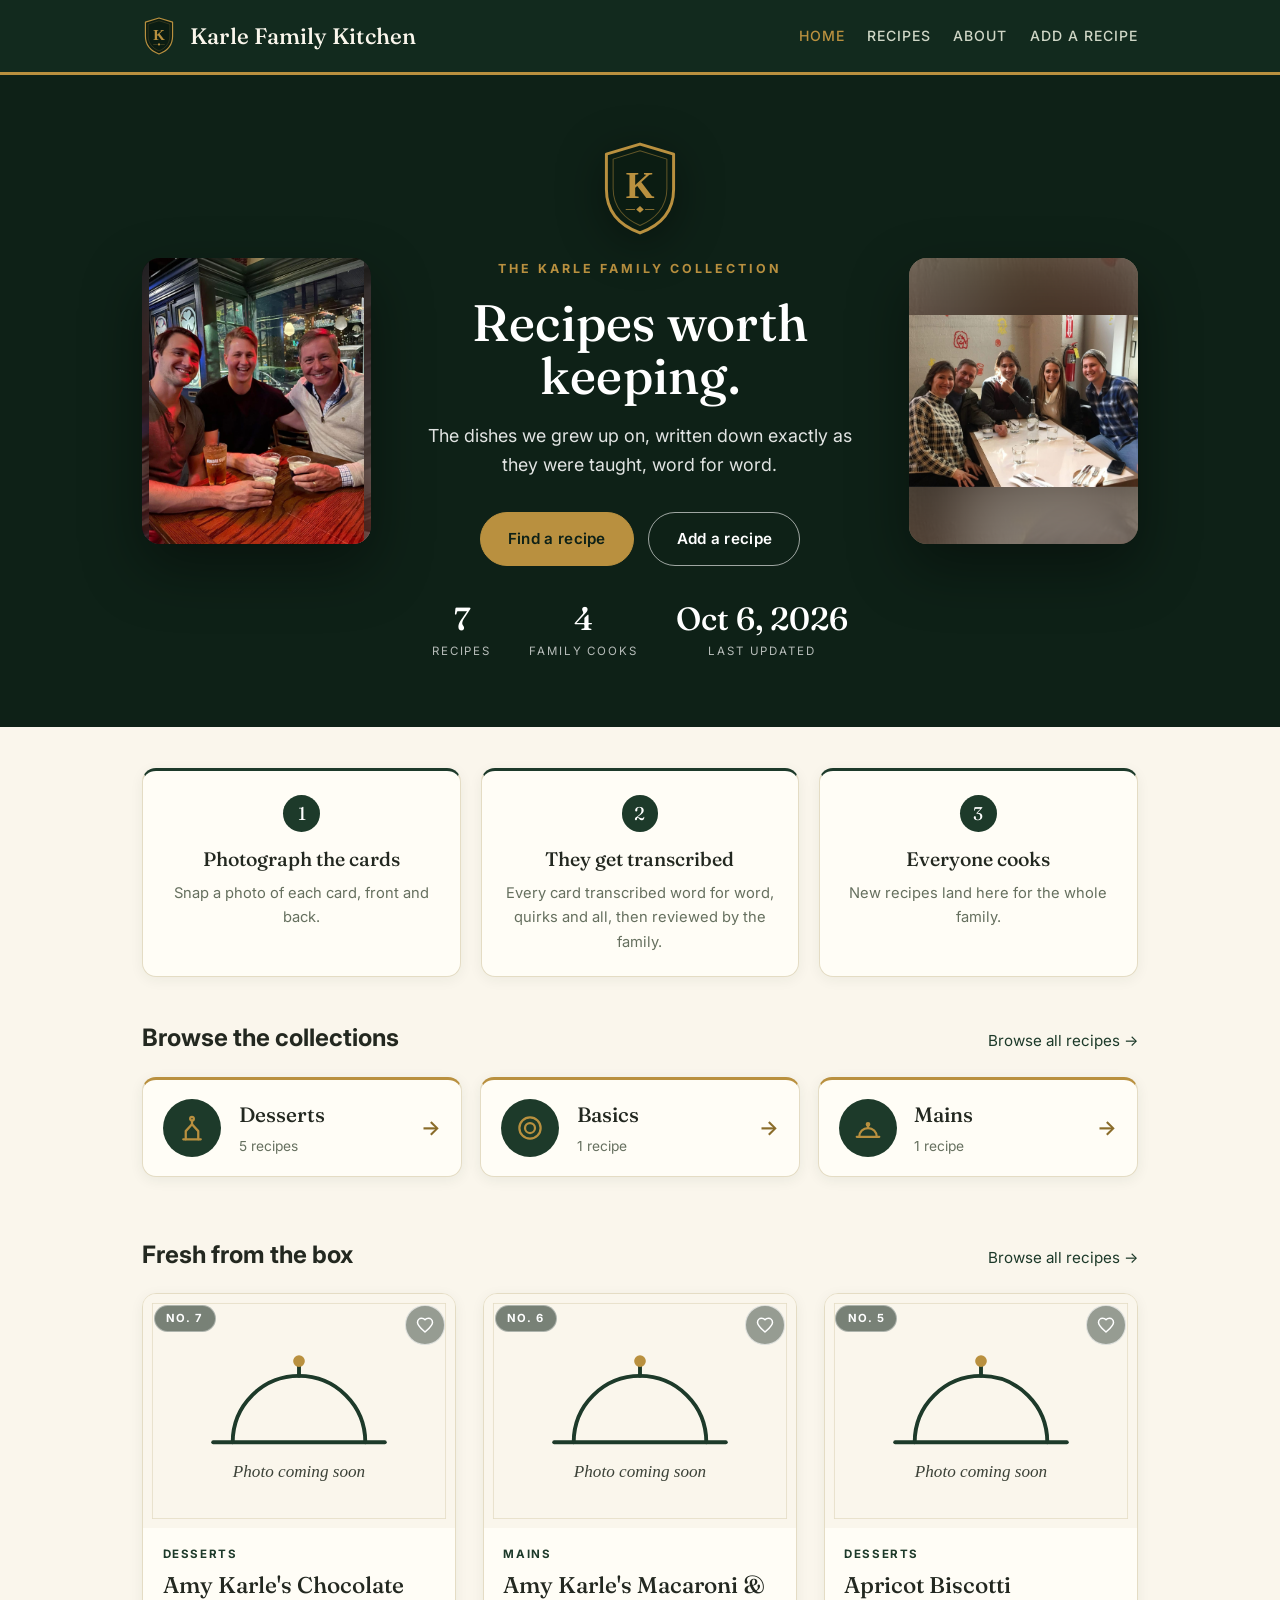
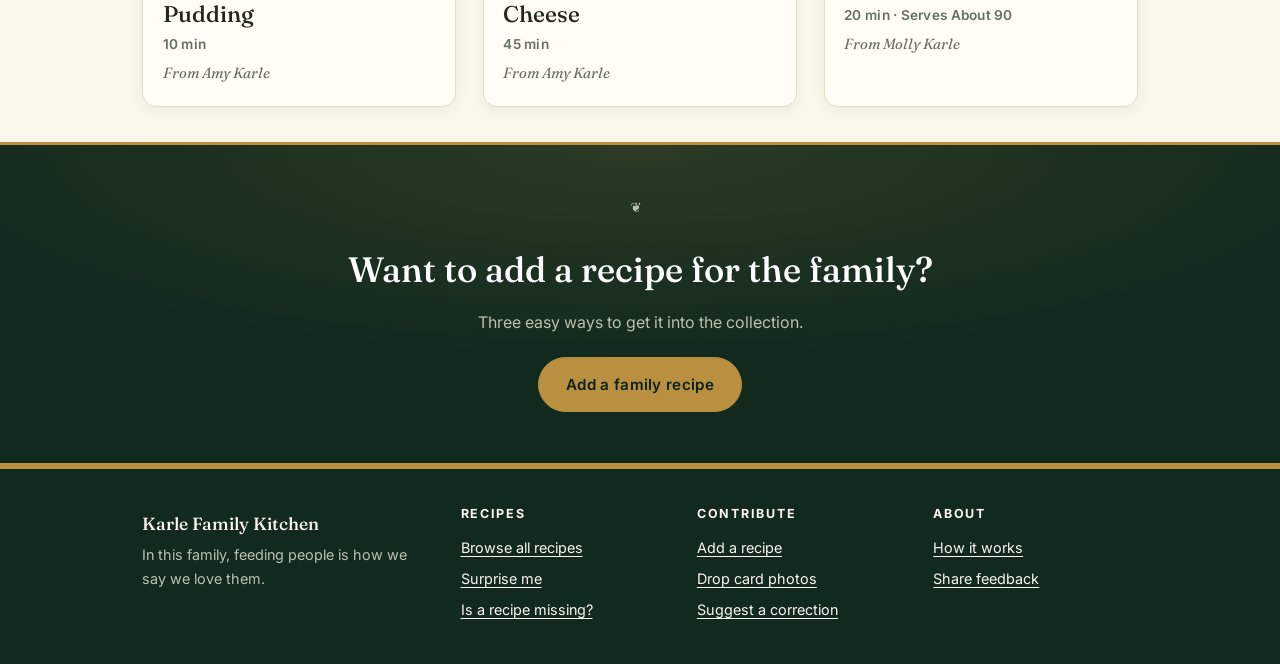
<file: index.html>
<!DOCTYPE html>
<html lang="en">
<head>
  <meta charset="utf-8">
  <meta name="viewport" content="width=device-width, initial-scale=1">
  <title>Karle Family Kitchen</title>
  <meta name="description" content="The Karle family recipe collection. The dishes we grew up on, written down exactly as they were taught.">
  <meta property="og:title" content="Karle Family Kitchen">
  <meta property="og:description" content="The dishes we grew up on, written down exactly as they were taught. Every card from the box, kept word for word.">
  <meta property="og:type" content="website">
  <meta property="og:url" content="https://karlekitchen.com/">
  <meta property="og:image" content="https://karlekitchen.com/images/family/family-2.jpg">
  <link rel="icon" href="images/favicon.svg" type="image/svg+xml">
<link rel="manifest" href="manifest.json">
<meta name="theme-color" content="#122a1e">
<link rel="apple-touch-icon" href="images/apple-touch-icon.png">
<meta name="mobile-web-app-capable" content="yes">
<meta name="apple-mobile-web-app-capable" content="yes">
<meta name="apple-mobile-web-app-status-bar-style" content="black-translucent">
<meta name="apple-mobile-web-app-title" content="Karle Kitchen">
  <link rel="preconnect" href="https://fonts.googleapis.com">
  <link rel="preconnect" href="https://fonts.gstatic.com" crossorigin>
  <link href="https://fonts.googleapis.com/css2?family=Fraunces:opsz,wght@9..144,400;9..144,500;9..144,600&family=Inter:wght@400;500;600;700&display=swap" rel="stylesheet">
  <link rel="stylesheet" href="styles.css?v=16">
</head>
<body>
  <header class="site-header">
    <div class="wrap header-inner">
      <a class="brand" href="index.html"><img class="brand-crest" src="images/crest.svg" alt="" aria-hidden="true" width="34" height="40">Karle Family Kitchen</a>
      <nav>
        <a href="index.html" class="active">Home</a>
        <a href="recipes.html">Recipes</a>
        <a href="about.html">About</a>
        <a href="add.html">Add a recipe</a>
      </nav>
    </div>
  </header>

  <section class="hero-triptych" aria-label="Welcome">
    <div class="wrap hero-triptych-inner">
      <div class="hero-frame" role="img" aria-label="Family photos">
        <div class="collage-bg" aria-hidden="true"></div>
      </div>
      <div class="hero-center">
        <img class="crest" src="images/crest.svg" alt="Karle Family Kitchen crest" width="84" height="99">
        <p class="eyebrow light">The Karle family collection</p>
        <h1>Recipes worth keeping.</h1>
        <p class="lede">The dishes we grew up on, written down exactly as they were taught, word for word.</p>
        <p class="cta-row">
          <a class="btn" href="recipes.html">Find a recipe</a>
          <a class="btn ghost" href="add.html">Add a recipe</a>
        </p>
        <div class="stats" aria-label="Collection stats">
          <div><strong id="stat-recipes">&ndash;</strong><span>Recipes</span></div>
          <div><strong id="stat-cooks">&ndash;</strong><span>Family cooks</span></div>
          <div><strong id="stat-updated">&ndash;</strong><span>Last updated</span></div>
        </div>
      </div>
      <div class="hero-frame" role="img" aria-label="Family photos">
        <div class="collage-bg" aria-hidden="true"></div>
      </div>
    </div>
  </section>

  <main class="wrap">
    <section class="how" aria-label="How it works">
      <div class="how-step"><span class="how-num">1</span><h3>Photograph the cards</h3><p>Snap a photo of each card, front and back.</p></div>
      <div class="how-step"><span class="how-num">2</span><h3>They get transcribed</h3><p>Every card transcribed word for word, quirks and all, then reviewed by the family.</p></div>
      <div class="how-step"><span class="how-num">3</span><h3>Everyone cooks</h3><p>New recipes land here for the whole family.</p></div>
    </section>

    <section class="collections" aria-label="Browse the collections">
      <div class="section-head">
        <h2>Browse the collections</h2>
        <p><a href="recipes.html">Browse all recipes &rarr;</a></p>
      </div>
      <div id="coll-grid" class="coll-grid" aria-live="polite"></div>
    </section>

    <section aria-label="Recently added recipes">
      <div class="section-head">
        <h2>Fresh from the box</h2>
        <p><a href="recipes.html">Browse all recipes &rarr;</a></p>
      </div>
      <div id="preview-grid" class="grid" aria-live="polite"></div>
    </section>
  </main>

  <section class="contribute-band" aria-label="Contribute a recipe">
    <p class="contribute-ornament" aria-hidden="true">&#10086;</p>
    <h2>Want to add a recipe for the family?</h2>
    <p>Three easy ways to get it into the collection.</p>
    <p class="cta-row"><a class="btn" href="add.html">Add a family recipe</a></p>
  </section>

  <footer class="site-footer">
    <div class="wrap foot-grid">
      <div class="foot-brand">
        <p class="colophon">Karle Family Kitchen</p>
        <p>In this family, feeding people is how we say we love them.</p>
      </div>
      <nav aria-label="Recipes">
        <h4>Recipes</h4>
        <a href="recipes.html">Browse all recipes</a>
        <a href="#" data-surprise>Surprise me</a>
        <a href="add.html">Is a recipe missing?</a>
      </nav>
      <nav aria-label="Contribute">
        <h4>Contribute</h4>
        <a href="add.html">Add a recipe</a>
        <a href="https://drive.google.com/drive/folders/1MZQA58yKAMBSa_qNLsOlkeO-O3u-hCmw" target="_blank" rel="noopener">Drop card photos</a>
        <a href="https://docs.google.com/forms/d/e/1FAIpQLSc-meB2QzDrGFQPYtYJx9MpTlFVy1rfYH-TnDdHHEnWXLkFtw/viewform" target="_blank" rel="noopener">Suggest a correction</a>
      </nav>
      <nav aria-label="About">
        <h4>About</h4>
        <a href="about.html">How it works</a>
        <a href="https://docs.google.com/forms/d/e/1FAIpQLSdMkBRr1ul1rF6vRf6hXzCZIHddtsfy7_9gn89YjlPJ9ZGVbg/viewform" target="_blank" rel="noopener">Share feedback</a>
      </nav>
    </div>
  </footer>
  <nav class="tabbar" aria-label="Primary">
    <a class="tab" href="index.html" aria-current="page"><svg width="24" height="24" viewBox="0 0 24 24" fill="none" stroke="currentColor" stroke-width="2" stroke-linecap="round" stroke-linejoin="round" aria-hidden="true"><path d="M3 11.5 12 3l9 8.5"/><path d="M5 10.5V21h5v-6h4v6h5v-10.5"/></svg><span>Home</span></a>
    <a class="tab" href="recipes.html"><svg width="24" height="24" viewBox="0 0 24 24" fill="none" stroke="currentColor" stroke-width="2" stroke-linecap="round" stroke-linejoin="round" aria-hidden="true"><path d="M12 6c-2-1.5-5-2-8-2v14c3 0 6 .5 8 2 2-1.5 5-2 8-2V4c-3 0-6 .5-8 2z"/><path d="M12 6v14"/></svg><span>Recipes</span></a>
    <a class="tab" href="add.html"><svg width="24" height="24" viewBox="0 0 24 24" fill="none" stroke="currentColor" stroke-width="2" stroke-linecap="round" stroke-linejoin="round" aria-hidden="true"><circle cx="12" cy="12" r="9"/><path d="M12 8v8M8 12h8"/></svg><span>Add a recipe</span></a>
    <a class="tab" href="about.html"><svg width="24" height="24" viewBox="0 0 24 24" fill="none" stroke="currentColor" stroke-width="2" stroke-linecap="round" stroke-linejoin="round" aria-hidden="true"><circle cx="12" cy="12" r="9"/><path d="M12 11v5"/><path d="M12 7.5h.01"/></svg><span>About</span></a>
  </nav>

  <script src="app.js?v=16"></script>
</body>
</html>
</file>
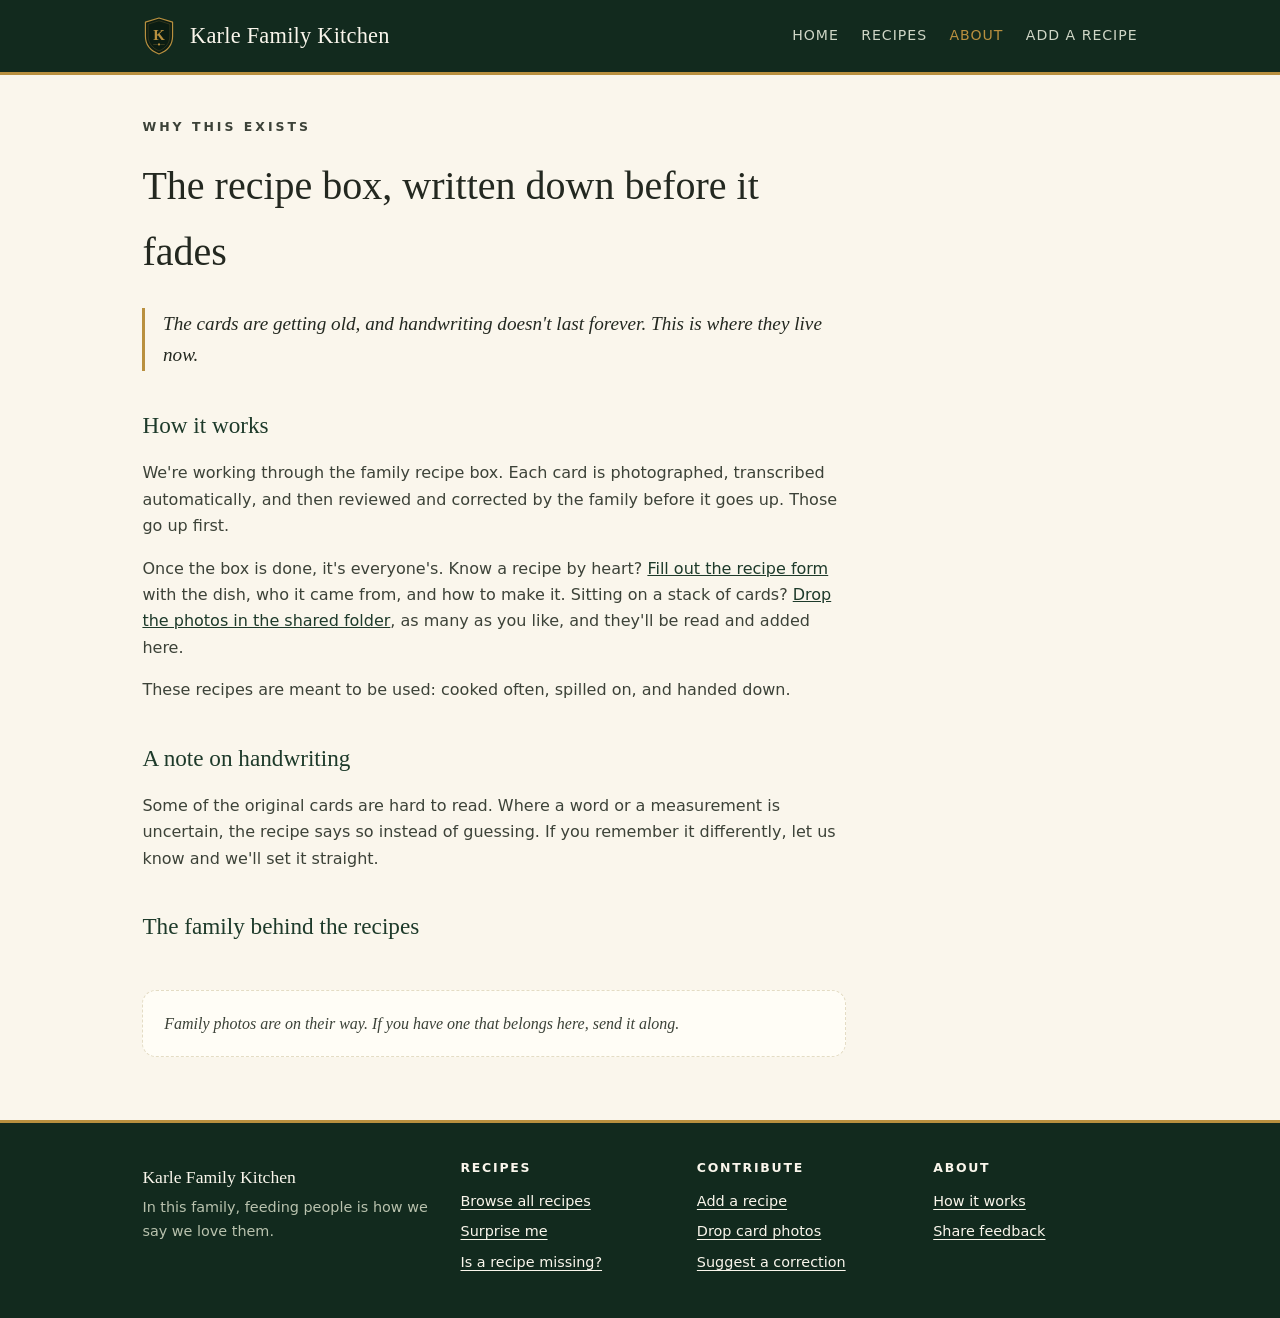
<file: about.html>
<!DOCTYPE html>
<html lang="en">
<head>
  <meta charset="utf-8">
  <meta name="viewport" content="width=device-width, initial-scale=1">
  <title>About | Karle Family Kitchen</title>
  <meta name="description" content="Why the Karle Family Kitchen exists: the recipe box, written down before the handwriting fades.">
  <meta property="og:title" content="About | Karle Family Kitchen">
  <meta property="og:description" content="The cards are getting old, and handwriting doesn't last forever. This is where they live now.">
  <meta property="og:type" content="website">
  <meta property="og:url" content="https://karlekitchen.com/about.html">
  <link rel="icon" href="images/favicon.svg" type="image/svg+xml">
<link rel="manifest" href="manifest.json">
<meta name="theme-color" content="#122a1e">
<link rel="apple-touch-icon" href="images/apple-touch-icon.png">
<meta name="mobile-web-app-capable" content="yes">
<meta name="apple-mobile-web-app-capable" content="yes">
<meta name="apple-mobile-web-app-status-bar-style" content="black-translucent">
<meta name="apple-mobile-web-app-title" content="Karle Kitchen">
  <link rel="stylesheet" href="styles.css?v=16">
</head>
<body>
  <header class="site-header">
    <div class="wrap header-inner">
      <a class="brand" href="index.html"><img class="brand-crest" src="images/crest.svg" alt="" aria-hidden="true" width="34" height="40">Karle Family Kitchen</a>
      <nav>
        <a href="index.html">Home</a>
        <a href="recipes.html">Recipes</a>
        <a href="about.html" class="active">About</a>
        <a href="add.html">Add a recipe</a>
      </nav>
    </div>
  </header>

  <main class="wrap">
    <article class="about">
      <p class="eyebrow">Why this exists</p>
      <h1>The recipe box, written down before it fades</h1>
      <p class="standfirst">The cards are getting old, and handwriting doesn't last forever. This is where they live now.</p>

      <h2>How it works</h2>
      <p>We're working through the family recipe box. Each card is photographed, transcribed automatically, and then reviewed and corrected by the family before it goes up. Those go up first.</p>
      <p>Once the box is done, it's everyone's. Know a recipe by heart? <a href="https://docs.google.com/forms/d/e/1FAIpQLSeMjujj2V8r2qpa9AzD3FdnhOJYmLnaT23Jv3LP4Be8rbk6rA/viewform" target="_blank" rel="noopener">Fill out the recipe form</a> with the dish, who it came from, and how to make it. Sitting on a stack of cards? <a href="https://drive.google.com/drive/folders/1MZQA58yKAMBSa_qNLsOlkeO-O3u-hCmw" target="_blank" rel="noopener">Drop the photos in the shared folder</a>, as many as you like, and they'll be read and added here.</p>
      <p>These recipes are meant to be used: cooked often, spilled on, and handed down.</p>

      <h2>A note on handwriting</h2>
      <p>Some of the original cards are hard to read. Where a word or a measurement is uncertain, the recipe says so instead of guessing. If you remember it differently, let us know and we'll set it straight.</p>

      <h2>The family behind the recipes</h2>
      <div id="family-gallery-wrap">
        <div id="family-gallery" class="gallery" aria-live="polite"></div>
        <p id="gallery-empty" class="gallery-note">Family photos are on their way. If you have one that belongs here, send it along.</p>
      </div>
    </article>
  </main>

  <footer class="site-footer">
    <div class="wrap foot-grid">
      <div class="foot-brand">
        <p class="colophon">Karle Family Kitchen</p>
        <p>In this family, feeding people is how we say we love them.</p>
      </div>
      <nav aria-label="Recipes">
        <h4>Recipes</h4>
        <a href="recipes.html">Browse all recipes</a>
        <a href="#" data-surprise>Surprise me</a>
        <a href="add.html">Is a recipe missing?</a>
      </nav>
      <nav aria-label="Contribute">
        <h4>Contribute</h4>
        <a href="add.html">Add a recipe</a>
        <a href="https://drive.google.com/drive/folders/1MZQA58yKAMBSa_qNLsOlkeO-O3u-hCmw" target="_blank" rel="noopener">Drop card photos</a>
        <a href="https://docs.google.com/forms/d/e/1FAIpQLSc-meB2QzDrGFQPYtYJx9MpTlFVy1rfYH-TnDdHHEnWXLkFtw/viewform" target="_blank" rel="noopener">Suggest a correction</a>
      </nav>
      <nav aria-label="About">
        <h4>About</h4>
        <a href="about.html">How it works</a>
        <a href="https://docs.google.com/forms/d/e/1FAIpQLSdMkBRr1ul1rF6vRf6hXzCZIHddtsfy7_9gn89YjlPJ9ZGVbg/viewform" target="_blank" rel="noopener">Share feedback</a>
      </nav>
    </div>
  </footer>
  <nav class="tabbar" aria-label="Primary">
    <a class="tab" href="index.html"><svg width="24" height="24" viewBox="0 0 24 24" fill="none" stroke="currentColor" stroke-width="2" stroke-linecap="round" stroke-linejoin="round" aria-hidden="true"><path d="M3 11.5 12 3l9 8.5"/><path d="M5 10.5V21h5v-6h4v6h5v-10.5"/></svg><span>Home</span></a>
    <a class="tab" href="recipes.html"><svg width="24" height="24" viewBox="0 0 24 24" fill="none" stroke="currentColor" stroke-width="2" stroke-linecap="round" stroke-linejoin="round" aria-hidden="true"><path d="M12 6c-2-1.5-5-2-8-2v14c3 0 6 .5 8 2 2-1.5 5-2 8-2V4c-3 0-6 .5-8 2z"/><path d="M12 6v14"/></svg><span>Recipes</span></a>
    <a class="tab" href="add.html"><svg width="24" height="24" viewBox="0 0 24 24" fill="none" stroke="currentColor" stroke-width="2" stroke-linecap="round" stroke-linejoin="round" aria-hidden="true"><circle cx="12" cy="12" r="9"/><path d="M12 8v8M8 12h8"/></svg><span>Add a recipe</span></a>
    <a class="tab" href="about.html" aria-current="page"><svg width="24" height="24" viewBox="0 0 24 24" fill="none" stroke="currentColor" stroke-width="2" stroke-linecap="round" stroke-linejoin="round" aria-hidden="true"><circle cx="12" cy="12" r="9"/><path d="M12 11v5"/><path d="M12 7.5h.01"/></svg><span>About</span></a>
  </nav>
</body>
</html>
</file>
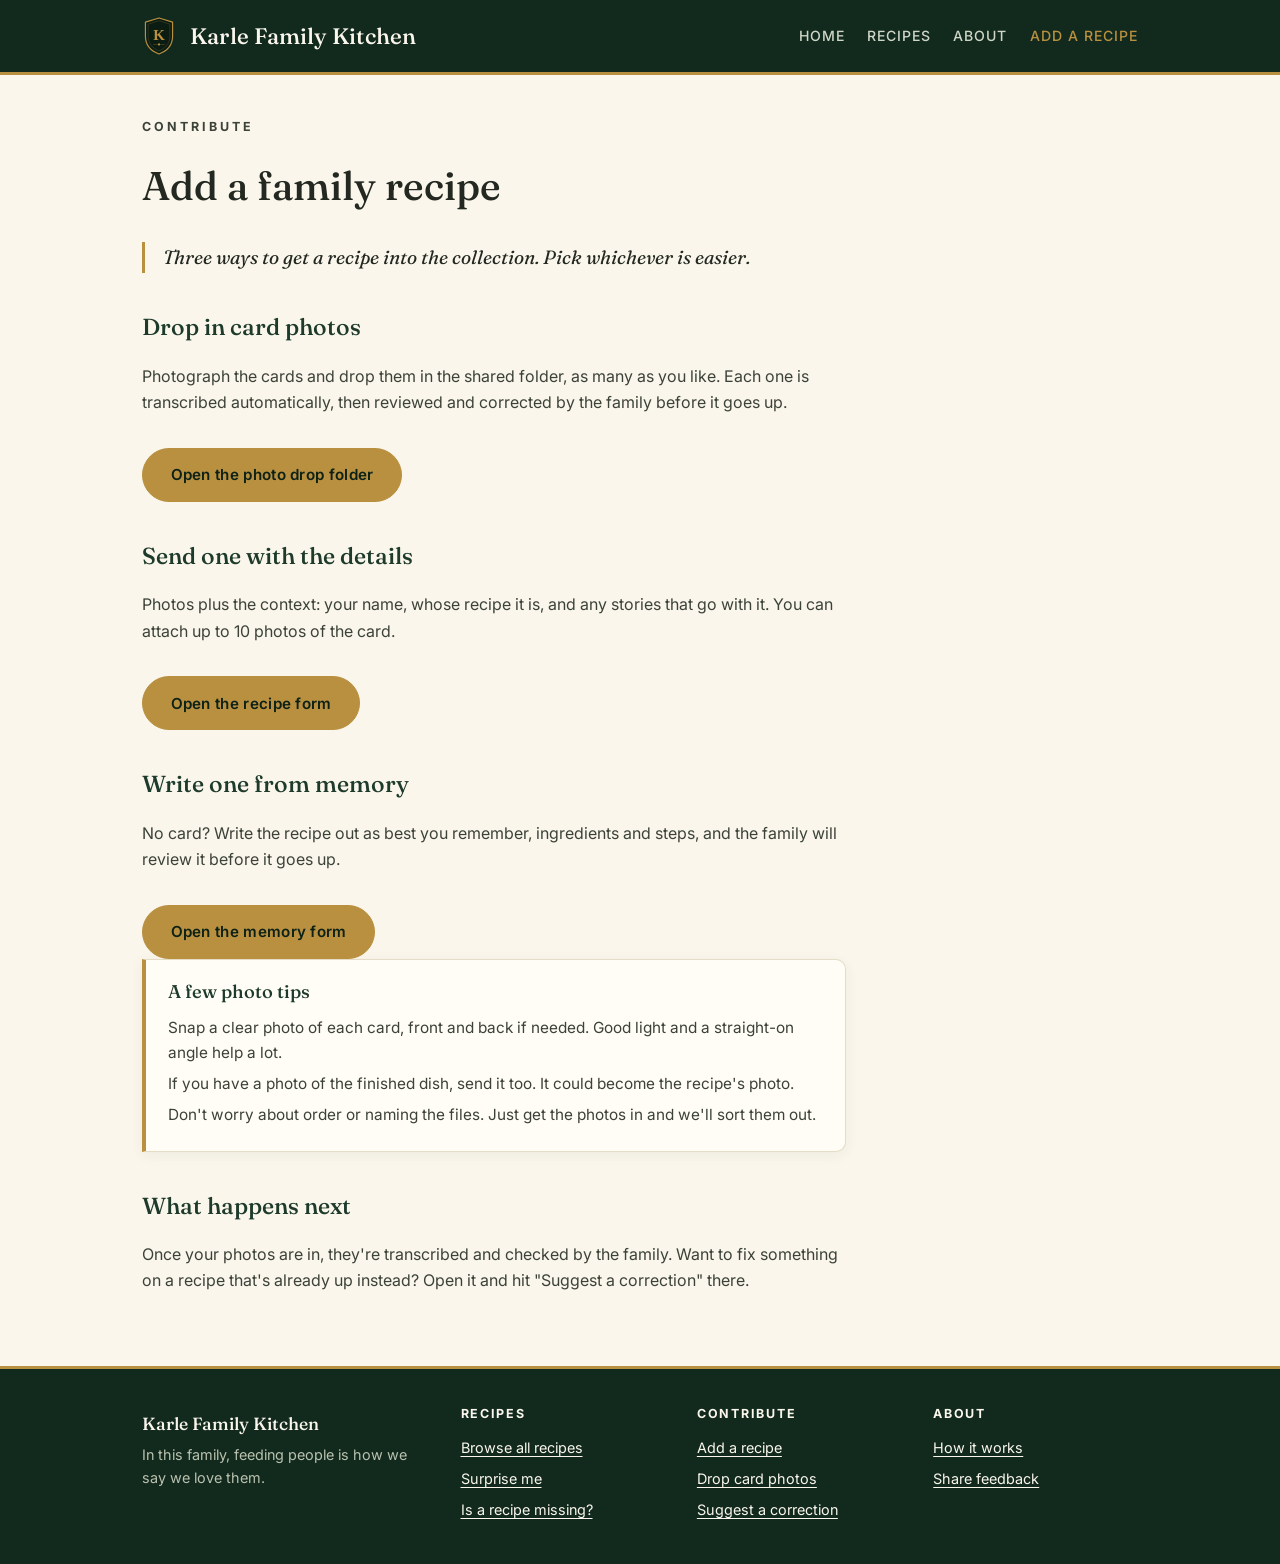
<file: add.html>
<!DOCTYPE html>
<html lang="en">
<head>
  <meta charset="utf-8">
  <meta name="viewport" content="width=device-width, initial-scale=1">
  <title>Add a recipe | Karle Family Kitchen</title>
  <meta name="description" content="Add a family recipe to the Karle Family Kitchen: use the recipe form or drop in photos of the original cards.">
  <meta property="og:title" content="Add a recipe | Karle Family Kitchen">
  <meta property="og:description" content="Got a family recipe? Send it in through the form, or drop photos of the original cards in the shared folder.">
  <meta property="og:type" content="website">
  <meta property="og:url" content="https://karlekitchen.com/add.html">
  <link rel="icon" href="images/favicon.svg" type="image/svg+xml">
<link rel="manifest" href="manifest.json">
<meta name="theme-color" content="#122a1e">
<link rel="apple-touch-icon" href="images/apple-touch-icon.png">
<meta name="mobile-web-app-capable" content="yes">
<meta name="apple-mobile-web-app-capable" content="yes">
<meta name="apple-mobile-web-app-status-bar-style" content="black-translucent">
<meta name="apple-mobile-web-app-title" content="Karle Kitchen">
  <link rel="preconnect" href="https://fonts.googleapis.com">
  <link rel="preconnect" href="https://fonts.gstatic.com" crossorigin>
  <link href="https://fonts.googleapis.com/css2?family=Fraunces:opsz,wght@9..144,400;9..144,500;9..144,600&family=Inter:wght@400;500;600;700&display=swap" rel="stylesheet">
  <link rel="stylesheet" href="styles.css?v=16">
</head>
<body>
  <header class="site-header">
    <div class="wrap header-inner">
      <a class="brand" href="index.html"><img class="brand-crest" src="images/crest.svg" alt="" aria-hidden="true" width="34" height="40">Karle Family Kitchen</a>
      <nav>
        <a href="index.html">Home</a>
        <a href="recipes.html">Recipes</a>
        <a href="about.html">About</a>
        <a href="add.html" class="active">Add a recipe</a>
      </nav>
    </div>
  </header>

  <main class="wrap">
    <article class="about">
      <p class="eyebrow">Contribute</p>
      <h1>Add a family recipe</h1>
      <p class="standfirst">Three ways to get a recipe into the collection. Pick whichever is easier.</p>

      <h2>Drop in card photos</h2>
      <p>Photograph the cards and drop them in the shared folder, as many as you like. Each one is transcribed automatically, then reviewed and corrected by the family before it goes up.</p>
      <p class="cta-row"><a class="btn" href="https://drive.google.com/drive/folders/1MZQA58yKAMBSa_qNLsOlkeO-O3u-hCmw" target="_blank" rel="noopener">Open the photo drop folder</a></p>

      <h2>Send one with the details</h2>
      <p>Photos plus the context: your name, whose recipe it is, and any stories that go with it. You can attach up to 10 photos of the card.</p>
      <p class="cta-row"><a class="btn" href="https://docs.google.com/forms/d/e/1FAIpQLSeMjujj2V8r2qpa9AzD3FdnhOJYmLnaT23Jv3LP4Be8rbk6rA/viewform" target="_blank" rel="noopener">Open the recipe form</a></p>

      <h2>Write one from memory</h2>
      <p>No card? Write the recipe out as best you remember, ingredients and steps, and the family will review it before it goes up.</p>
      <p class="cta-row"><a class="btn" href="https://docs.google.com/forms/d/e/1FAIpQLSfy_TfaS2G0sjbrQoThRLsuCM5XrVQHHpvbaP9LXUBvlWI5CQ/viewform" target="_blank" rel="noopener">Open the memory form</a></p>

      <div class="note-box">
        <h3>A few photo tips</h3>
        <p>Snap a clear photo of each card, front and back if needed. Good light and a straight-on angle help a lot.</p>
        <p>If you have a photo of the finished dish, send it too. It could become the recipe's photo.</p>
        <p>Don't worry about order or naming the files. Just get the photos in and we'll sort them out.</p>
      </div>

      <h2>What happens next</h2>
      <p>Once your photos are in, they're transcribed and checked by the family. Want to fix something on a recipe that's already up instead? Open it and hit "Suggest a correction" there.</p>
    </article>
  </main>

  <footer class="site-footer">
    <div class="wrap foot-grid">
      <div class="foot-brand">
        <p class="colophon">Karle Family Kitchen</p>
        <p>In this family, feeding people is how we say we love them.</p>
      </div>
      <nav aria-label="Recipes">
        <h4>Recipes</h4>
        <a href="recipes.html">Browse all recipes</a>
        <a href="#" data-surprise>Surprise me</a>
        <a href="add.html">Is a recipe missing?</a>
      </nav>
      <nav aria-label="Contribute">
        <h4>Contribute</h4>
        <a href="add.html">Add a recipe</a>
        <a href="https://drive.google.com/drive/folders/1MZQA58yKAMBSa_qNLsOlkeO-O3u-hCmw" target="_blank" rel="noopener">Drop card photos</a>
        <a href="https://docs.google.com/forms/d/e/1FAIpQLSc-meB2QzDrGFQPYtYJx9MpTlFVy1rfYH-TnDdHHEnWXLkFtw/viewform" target="_blank" rel="noopener">Suggest a correction</a>
      </nav>
      <nav aria-label="About">
        <h4>About</h4>
        <a href="about.html">How it works</a>
        <a href="https://docs.google.com/forms/d/e/1FAIpQLSdMkBRr1ul1rF6vRf6hXzCZIHddtsfy7_9gn89YjlPJ9ZGVbg/viewform" target="_blank" rel="noopener">Share feedback</a>
      </nav>
    </div>
  </footer>
  <nav class="tabbar" aria-label="Primary">
    <a class="tab" href="index.html"><svg width="24" height="24" viewBox="0 0 24 24" fill="none" stroke="currentColor" stroke-width="2" stroke-linecap="round" stroke-linejoin="round" aria-hidden="true"><path d="M3 11.5 12 3l9 8.5"/><path d="M5 10.5V21h5v-6h4v6h5v-10.5"/></svg><span>Home</span></a>
    <a class="tab" href="recipes.html"><svg width="24" height="24" viewBox="0 0 24 24" fill="none" stroke="currentColor" stroke-width="2" stroke-linecap="round" stroke-linejoin="round" aria-hidden="true"><path d="M12 6c-2-1.5-5-2-8-2v14c3 0 6 .5 8 2 2-1.5 5-2 8-2V4c-3 0-6 .5-8 2z"/><path d="M12 6v14"/></svg><span>Recipes</span></a>
    <a class="tab" href="add.html" aria-current="page"><svg width="24" height="24" viewBox="0 0 24 24" fill="none" stroke="currentColor" stroke-width="2" stroke-linecap="round" stroke-linejoin="round" aria-hidden="true"><circle cx="12" cy="12" r="9"/><path d="M12 8v8M8 12h8"/></svg><span>Add a recipe</span></a>
    <a class="tab" href="about.html"><svg width="24" height="24" viewBox="0 0 24 24" fill="none" stroke="currentColor" stroke-width="2" stroke-linecap="round" stroke-linejoin="round" aria-hidden="true"><circle cx="12" cy="12" r="9"/><path d="M12 11v5"/><path d="M12 7.5h.01"/></svg><span>About</span></a>
  </nav>
</body>
</html>
</file>
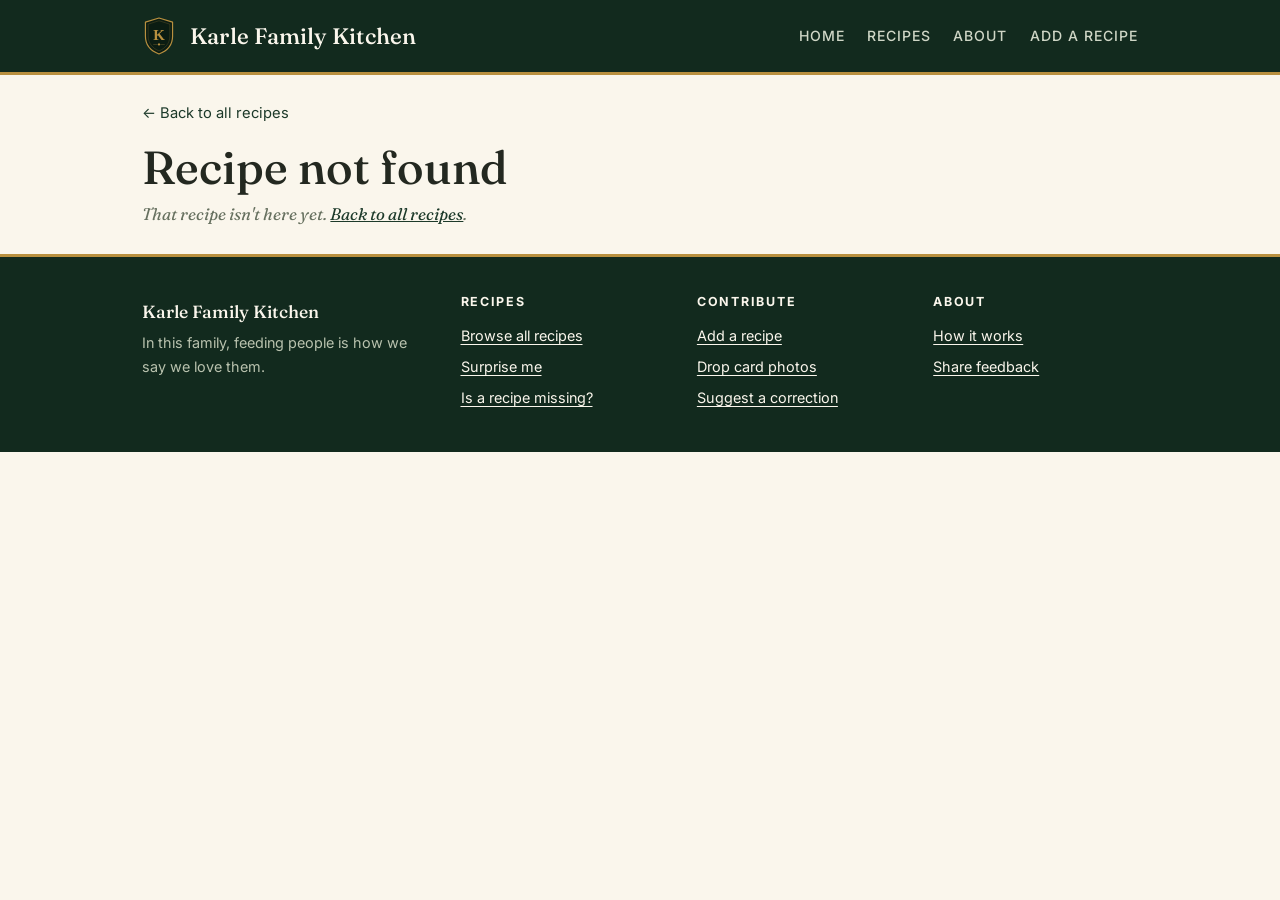
<file: recipe.html>
<!DOCTYPE html>
<html lang="en">
<head>
  <meta charset="utf-8">
  <meta name="viewport" content="width=device-width, initial-scale=1">
  <title>Recipe | Karle Family Kitchen</title>
  <meta name="description" content="The Karle family recipe collection. The dishes we grew up on, written down exactly as they were taught.">
  <meta property="og:title" content="Recipe | Karle Family Kitchen">
  <meta property="og:description" content="The dishes we grew up on, written down exactly as they were taught. Every card from the box, kept word for word.">
  <meta property="og:type" content="website">
  <meta property="og:url" content="https://karlekitchen.com/">
  <link rel="icon" href="images/favicon.svg" type="image/svg+xml">
<link rel="manifest" href="manifest.json">
<meta name="theme-color" content="#122a1e">
<link rel="apple-touch-icon" href="images/apple-touch-icon.png">
<meta name="mobile-web-app-capable" content="yes">
<meta name="apple-mobile-web-app-capable" content="yes">
<meta name="apple-mobile-web-app-status-bar-style" content="black-translucent">
<meta name="apple-mobile-web-app-title" content="Karle Kitchen">
  <link rel="preconnect" href="https://fonts.googleapis.com">
  <link rel="preconnect" href="https://fonts.gstatic.com" crossorigin>
  <link href="https://fonts.googleapis.com/css2?family=Fraunces:opsz,wght@9..144,400;9..144,500;9..144,600&family=Inter:wght@400;500;600;700&display=swap" rel="stylesheet">
  <link rel="stylesheet" href="styles.css?v=16">
</head>
<body class="recipe-page">
  <header class="site-header">
    <div class="wrap header-inner">
      <a class="brand" href="index.html"><img class="brand-crest" src="images/crest.svg" alt="" aria-hidden="true" width="34" height="40">Karle Family Kitchen</a>
      <nav>
        <a href="index.html">Home</a>
        <a href="recipes.html">Recipes</a>
        <a href="about.html">About</a>
        <a href="add.html">Add a recipe</a>
      </nav>
    </div>
  </header>

  <main class="wrap">
    <p class="back"><a href="recipes.html">&larr; Back to all recipes</a></p>
    <article id="recipe-detail" aria-live="polite"></article>
  </main>

  <footer class="site-footer">
    <div class="wrap foot-grid">
      <div class="foot-brand">
        <p class="colophon">Karle Family Kitchen</p>
        <p>In this family, feeding people is how we say we love them.</p>
      </div>
      <nav aria-label="Recipes">
        <h4>Recipes</h4>
        <a href="recipes.html">Browse all recipes</a>
        <a href="#" data-surprise>Surprise me</a>
        <a href="add.html">Is a recipe missing?</a>
      </nav>
      <nav aria-label="Contribute">
        <h4>Contribute</h4>
        <a href="add.html">Add a recipe</a>
        <a href="https://drive.google.com/drive/folders/1MZQA58yKAMBSa_qNLsOlkeO-O3u-hCmw" target="_blank" rel="noopener">Drop card photos</a>
        <a href="https://docs.google.com/forms/d/e/1FAIpQLSc-meB2QzDrGFQPYtYJx9MpTlFVy1rfYH-TnDdHHEnWXLkFtw/viewform" target="_blank" rel="noopener">Suggest a correction</a>
      </nav>
      <nav aria-label="About">
        <h4>About</h4>
        <a href="about.html">How it works</a>
        <a href="https://docs.google.com/forms/d/e/1FAIpQLSdMkBRr1ul1rF6vRf6hXzCZIHddtsfy7_9gn89YjlPJ9ZGVbg/viewform" target="_blank" rel="noopener">Share feedback</a>
      </nav>
    </div>
  </footer>
  <nav class="tabbar" aria-label="Primary">
    <a class="tab" href="index.html"><svg width="24" height="24" viewBox="0 0 24 24" fill="none" stroke="currentColor" stroke-width="2" stroke-linecap="round" stroke-linejoin="round" aria-hidden="true"><path d="M3 11.5 12 3l9 8.5"/><path d="M5 10.5V21h5v-6h4v6h5v-10.5"/></svg><span>Home</span></a>
    <a class="tab" href="recipes.html" aria-current="page"><svg width="24" height="24" viewBox="0 0 24 24" fill="none" stroke="currentColor" stroke-width="2" stroke-linecap="round" stroke-linejoin="round" aria-hidden="true"><path d="M12 6c-2-1.5-5-2-8-2v14c3 0 6 .5 8 2 2-1.5 5-2 8-2V4c-3 0-6 .5-8 2z"/><path d="M12 6v14"/></svg><span>Recipes</span></a>
    <a class="tab" href="add.html"><svg width="24" height="24" viewBox="0 0 24 24" fill="none" stroke="currentColor" stroke-width="2" stroke-linecap="round" stroke-linejoin="round" aria-hidden="true"><circle cx="12" cy="12" r="9"/><path d="M12 8v8M8 12h8"/></svg><span>Add a recipe</span></a>
    <a class="tab" href="about.html"><svg width="24" height="24" viewBox="0 0 24 24" fill="none" stroke="currentColor" stroke-width="2" stroke-linecap="round" stroke-linejoin="round" aria-hidden="true"><circle cx="12" cy="12" r="9"/><path d="M12 11v5"/><path d="M12 7.5h.01"/></svg><span>About</span></a>
  </nav>

  <script src="app.js?v=16"></script>
</body>
</html>
</file>
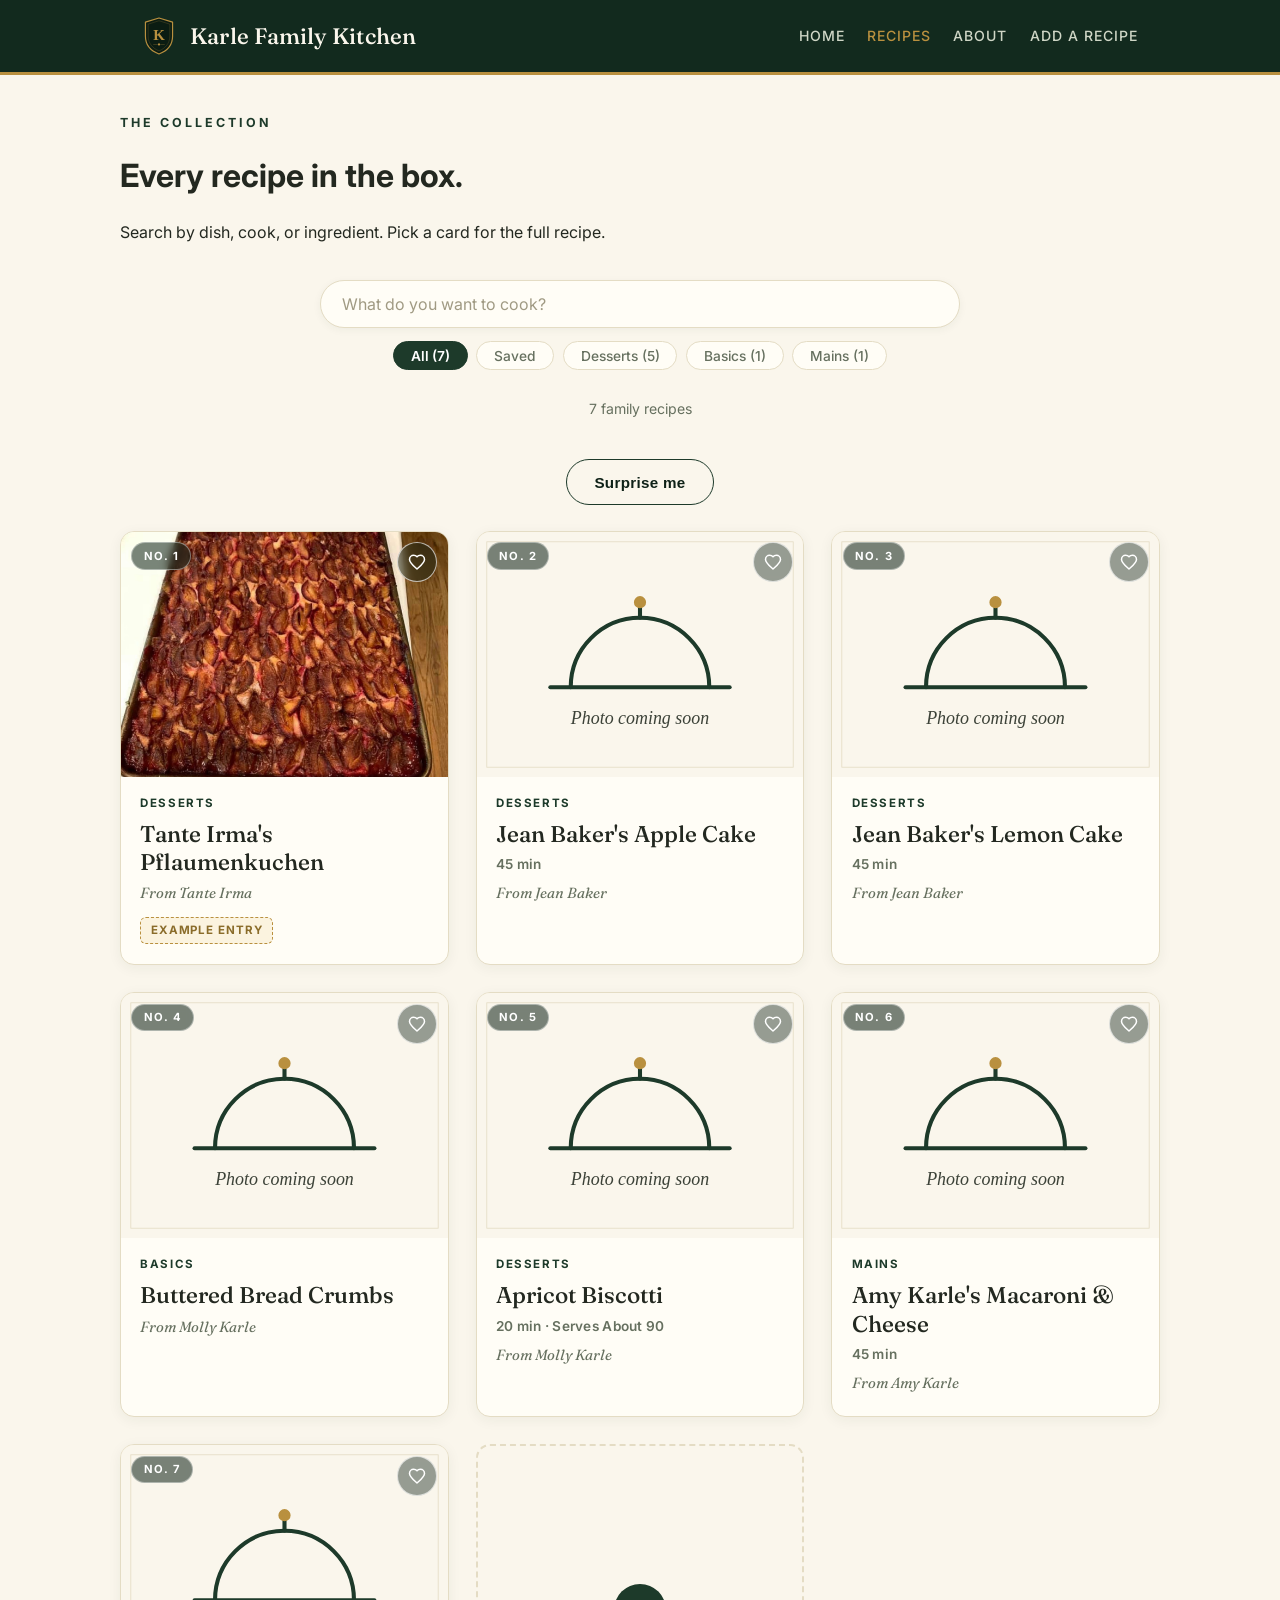
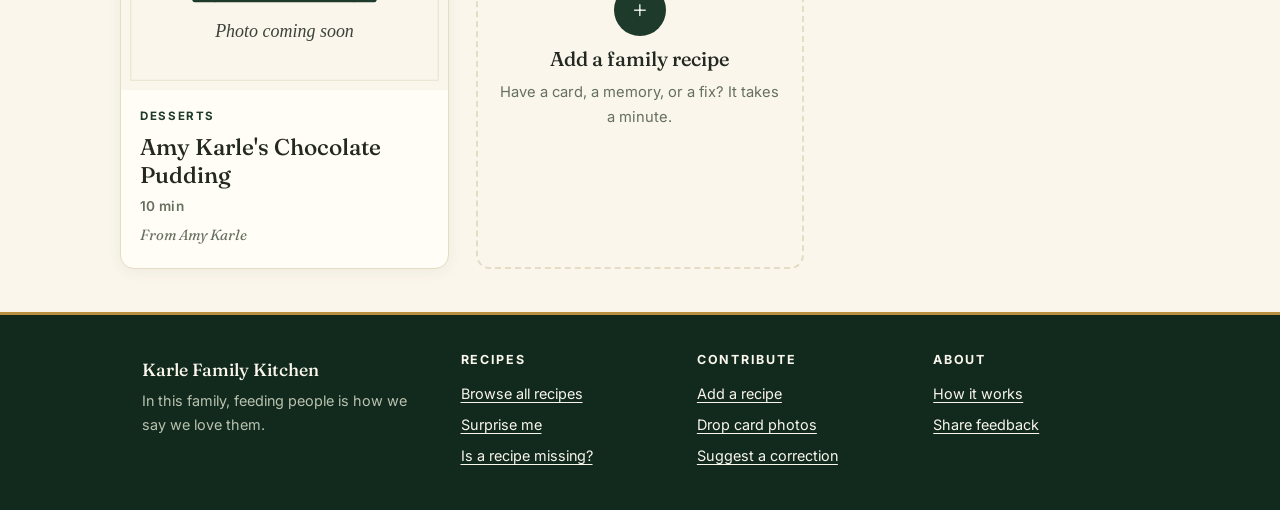
<file: recipes.html>
<!DOCTYPE html>
<html lang="en">
<head>
  <meta charset="utf-8">
  <meta name="viewport" content="width=device-width, initial-scale=1">
  <title>Recipes | Karle Family Kitchen</title>
  <meta name="description" content="Every recipe in the Karle family collection. Search by dish, cook, or ingredient.">
  <meta property="og:title" content="Recipes | Karle Family Kitchen">
  <meta property="og:description" content="Every recipe in the Karle family collection, written down exactly as they were taught.">
  <meta property="og:type" content="website">
  <meta property="og:url" content="https://karlekitchen.com/recipes.html">
  <link rel="icon" href="images/favicon.svg" type="image/svg+xml">
<link rel="manifest" href="manifest.json">
<meta name="theme-color" content="#122a1e">
<link rel="apple-touch-icon" href="images/apple-touch-icon.png">
<meta name="mobile-web-app-capable" content="yes">
<meta name="apple-mobile-web-app-capable" content="yes">
<meta name="apple-mobile-web-app-status-bar-style" content="black-translucent">
<meta name="apple-mobile-web-app-title" content="Karle Kitchen">
  <link rel="preconnect" href="https://fonts.googleapis.com">
  <link rel="preconnect" href="https://fonts.gstatic.com" crossorigin>
  <link href="https://fonts.googleapis.com/css2?family=Fraunces:opsz,wght@9..144,400;9..144,500;9..144,600&family=Inter:wght@400;500;600;700&display=swap" rel="stylesheet">
  <link rel="stylesheet" href="styles.css?v=16">
</head>
<body>
  <header class="site-header">
    <div class="wrap header-inner">
      <a class="brand" href="index.html"><img class="brand-crest" src="images/crest.svg" alt="" aria-hidden="true" width="34" height="40">Karle Family Kitchen</a>
      <nav>
        <a href="index.html">Home</a>
        <a href="recipes.html" class="active">Recipes</a>
        <a href="about.html">About</a>
        <a href="add.html">Add a recipe</a>
      </nav>
    </div>
  </header>

  <main class="wrap page-head">
    <p class="eyebrow">The collection</p>
    <h1>Every recipe in the box.</h1>
    <p class="lede">Search by dish, cook, or ingredient. Pick a card for the full recipe.</p>

    <section class="controls">
      <input id="search" type="search" placeholder="What do you want to cook?" aria-label="Search recipes">
      <div id="categories" class="chips" aria-label="Filter by category"></div>
      <p id="result-count" class="result-count" aria-live="polite"></p>
    </section>

    <p class="surprise-row"><button type="button" class="btn outline" data-surprise>Surprise me</button></p>

    <section id="grid" class="grid" aria-live="polite"></section>
    <p id="empty" class="empty" hidden>Nothing by that name yet. Try a different word, or <a href="add.html">add it to the collection</a>.</p>
  </main>

  <footer class="site-footer">
    <div class="wrap foot-grid">
      <div class="foot-brand">
        <p class="colophon">Karle Family Kitchen</p>
        <p>In this family, feeding people is how we say we love them.</p>
      </div>
      <nav aria-label="Recipes">
        <h4>Recipes</h4>
        <a href="recipes.html">Browse all recipes</a>
        <a href="#" data-surprise>Surprise me</a>
        <a href="add.html">Is a recipe missing?</a>
      </nav>
      <nav aria-label="Contribute">
        <h4>Contribute</h4>
        <a href="add.html">Add a recipe</a>
        <a href="https://drive.google.com/drive/folders/1MZQA58yKAMBSa_qNLsOlkeO-O3u-hCmw" target="_blank" rel="noopener">Drop card photos</a>
        <a href="https://docs.google.com/forms/d/e/1FAIpQLSc-meB2QzDrGFQPYtYJx9MpTlFVy1rfYH-TnDdHHEnWXLkFtw/viewform" target="_blank" rel="noopener">Suggest a correction</a>
      </nav>
      <nav aria-label="About">
        <h4>About</h4>
        <a href="about.html">How it works</a>
        <a href="https://docs.google.com/forms/d/e/1FAIpQLSdMkBRr1ul1rF6vRf6hXzCZIHddtsfy7_9gn89YjlPJ9ZGVbg/viewform" target="_blank" rel="noopener">Share feedback</a>
      </nav>
    </div>
  </footer>
  <nav class="tabbar" aria-label="Primary">
    <a class="tab" href="index.html"><svg width="24" height="24" viewBox="0 0 24 24" fill="none" stroke="currentColor" stroke-width="2" stroke-linecap="round" stroke-linejoin="round" aria-hidden="true"><path d="M3 11.5 12 3l9 8.5"/><path d="M5 10.5V21h5v-6h4v6h5v-10.5"/></svg><span>Home</span></a>
    <a class="tab" href="recipes.html" aria-current="page"><svg width="24" height="24" viewBox="0 0 24 24" fill="none" stroke="currentColor" stroke-width="2" stroke-linecap="round" stroke-linejoin="round" aria-hidden="true"><path d="M12 6c-2-1.5-5-2-8-2v14c3 0 6 .5 8 2 2-1.5 5-2 8-2V4c-3 0-6 .5-8 2z"/><path d="M12 6v14"/></svg><span>Recipes</span></a>
    <a class="tab" href="add.html"><svg width="24" height="24" viewBox="0 0 24 24" fill="none" stroke="currentColor" stroke-width="2" stroke-linecap="round" stroke-linejoin="round" aria-hidden="true"><circle cx="12" cy="12" r="9"/><path d="M12 8v8M8 12h8"/></svg><span>Add a recipe</span></a>
    <a class="tab" href="about.html"><svg width="24" height="24" viewBox="0 0 24 24" fill="none" stroke="currentColor" stroke-width="2" stroke-linecap="round" stroke-linejoin="round" aria-hidden="true"><circle cx="12" cy="12" r="9"/><path d="M12 11v5"/><path d="M12 7.5h.01"/></svg><span>About</span></a>
  </nav>

  <script src="app.js?v=16"></script>
</body>
</html>
</file>
<file: styles.css>
/* The Karle Family Kitchen
   Deep pine, warm cream, brass. Fraunces for display, Inter for text. */

:root {
  --pine: #1d3a2a;
  --pine-deep: #122a1e;
  --pine-ink: #0e2117;
  --cream: #faf6ec;
  --cream-soft: #f4eedd;
  --card: #fffdf6;
  --ink: #232820;
  --ink-soft: #3c4238;
  --muted: #66705f;
  --brass: #b9903f;
  --brass-deep: #8a6c2a;
  --line: #e4dcc4;
  --tag-bg: #f1e9d2;
  --radius: 14px;
  --serif: "Fraunces", "Iowan Old Style", "Palatino Linotype", Palatino, Georgia, serif;
  --sans: "Inter", system-ui, -apple-system, "Segoe UI", Roboto, Helvetica, Arial, sans-serif;
}

* { box-sizing: border-box; }

html { -webkit-text-size-adjust: 100%; scroll-behavior: smooth; }

body {
  margin: 0;
  color: var(--ink);
  font-family: var(--sans);
  line-height: 1.65;
  background: var(--cream);
}

::selection { background: var(--pine); color: #fff; }

.wrap {
  max-width: 1040px;
  margin: 0 auto;
  padding: 0 1.4rem;
}

a { color: var(--pine); }

:focus-visible {
  outline: 2px solid var(--brass);
  outline-offset: 3px;
  border-radius: 4px;
}

/* ---------- Header ---------- */

.site-header {
  background: var(--pine-deep);
  border-bottom: 3px solid var(--brass);
  position: sticky;
  top: 0;
  z-index: 10;
}

.header-inner {
  display: flex;
  align-items: center;
  justify-content: space-between;
  gap: 1rem;
  padding-top: 1rem;
  padding-bottom: 1rem;
}

.brand {
  font-family: var(--serif);
  font-weight: 500;
  font-size: 1.4rem;
  color: var(--cream);
  text-decoration: none;
  letter-spacing: 0.01em;
  display: inline-flex;
  align-items: center;
  gap: 0.85rem;
}

.brand:hover { color: #fff; }

.brand-crest {
  width: 34px;
  height: 40px;
  flex-shrink: 0;
}

.site-header nav { display: flex; gap: 1.4rem; }

.site-header nav a {
  color: #cfd6c6;
  text-decoration: none;
  font-size: 0.88rem;
  font-weight: 500;
  letter-spacing: 0.07em;
  text-transform: uppercase;
}

.site-header nav a:hover { color: #fff; }
.site-header nav a.active { color: var(--brass); }

/* ---------- Triptych hero ---------- */

.hero-triptych {
  background: var(--pine-ink);
  color: #fff;
  overflow: hidden;
}

.hero-triptych-inner {
  display: grid;
  grid-template-columns: 0.8fr 1.6fr 0.8fr;
  gap: 2.5rem;
  align-items: center;
  padding-top: 4rem;
  padding-bottom: 4rem;
}

.hero-center { text-align: center; max-width: 36rem; margin: 0 auto; }

.crest {
  display: block;
  width: 84px;
  height: auto;
  margin: 0 auto 1.3rem;
  filter: drop-shadow(0 10px 24px rgba(0, 0, 0, 0.4));
}

.hero-center h1 {
  font-family: var(--serif);
  font-weight: 500;
  font-size: clamp(2.4rem, 4vw, 3.4rem);
  line-height: 1.05;
  margin: 0 0 1.1rem;
  letter-spacing: 0.005em;
  color: #fff;
}

.hero-center .lede {
  color: rgba(255, 255, 255, 0.88);
  font-size: 1.12rem;
  max-width: 30rem;
  margin: 0 auto 2rem;
}

.hero-center .cta-row { justify-content: center; margin: 0 0 2.2rem; }

.hero-center .stats { justify-content: center; margin: 0; gap: 2.4rem; }

.hero-frame {
  position: relative;
  width: 100%;
  aspect-ratio: 4 / 5;
  border-radius: 18px;
  overflow: hidden;
  background: #0c1f14;
  box-shadow: 0 24px 60px rgba(0, 0, 0, 0.4);
}

.collage-bg {
  position: absolute;
  inset: 0;
}

.collage-bg .ph {
  position: absolute;
  inset: 0;
  opacity: 0;
  transition: opacity 1.8s ease;
}

.collage-bg .ph.active { opacity: 1; }

/* Blurred full-bleed fill behind the sharp photo, so the whole photo always
   shows and faces never get cropped. Both layers inherit the frame's photo. */
.collage-bg .ph::before,
.collage-bg .ph::after {
  content: "";
  position: absolute;
  inset: 0;
  background-image: inherit;
  background-repeat: no-repeat;
}

.collage-bg .ph::before {
  background-size: cover;
  background-position: center;
  filter: blur(28px) brightness(0.55) saturate(1.15);
  transform: scale(1.25);
}

.collage-bg .ph::after {
  background-size: contain;
  background-position: center;
}

.eyebrow {
  font-size: 0.78rem;
  letter-spacing: 0.24em;
  text-transform: uppercase;
  font-weight: 700;
  margin: 0 0 1rem;
  color: var(--pine);
}

.eyebrow.light { color: var(--brass); }

.cta-row {
  margin: 2rem 0 0;
  display: flex;
  gap: 0.9rem;
  justify-content: center;
  flex-wrap: wrap;
}

.btn {
  display: inline-block;
  background: var(--brass);
  color: var(--pine-ink);
  text-decoration: none;
  font-weight: 600;
  font-size: 0.95rem;
  letter-spacing: 0.02em;
  padding: 0.85rem 1.7rem;
  border-radius: 999px;
  border: 1px solid var(--brass);
  transition: background 0.18s, transform 0.18s;
}

.btn:hover { background: #c9a254; transform: translateY(-1px); }

.btn.ghost {
  background: transparent;
  color: #fff;
  border: 1px solid rgba(255, 255, 255, 0.6);
}

.btn.ghost:hover { background: rgba(255, 255, 255, 0.12); }

.stats {
  display: flex;
  justify-content: center;
  gap: 3rem;
  flex-wrap: wrap;
  margin: 2.6rem 0 0;
}

.stats strong {
  display: block;
  font-family: var(--serif);
  font-weight: 500;
  font-size: 2rem;
  color: #fff;
  line-height: 1.1;
}

.stats span {
  font-size: 0.72rem;
  text-transform: uppercase;
  letter-spacing: 0.16em;
  color: rgba(255, 255, 255, 0.7);
}

/* ---------- Page head & section head ---------- */

.page-head { padding: 2.4rem 0 0.5rem; }
.page-head h1 { margin: 0 0 0.6rem; }

.section-head {
  display: flex;
  align-items: baseline;
  justify-content: space-between;
  gap: 1rem;
  margin: 2.6rem 0 1.2rem;
}
.section-head h2 { margin: 0; }
.section-head p { margin: 0; font-size: 0.95rem; }
.section-head a { text-decoration: none; }
.section-head a:hover { text-decoration: underline; }

/* ---------- How it works ---------- */

.how {
  display: grid;
  grid-template-columns: repeat(3, 1fr);
  gap: 1.2rem;
  margin: 2.6rem 0 0.6rem;
}

.how-step {
  background: var(--card);
  border: 1px solid var(--line);
  border-top: 3px solid var(--pine);
  border-radius: var(--radius);
  padding: 1.5rem 1.3rem 1.35rem;
  text-align: center;
  box-shadow: 0 3px 14px rgba(29, 58, 42, 0.06);
}

.how-num {
  display: inline-flex;
  width: 2.3rem;
  height: 2.3rem;
  border-radius: 50%;
  background: var(--pine);
  color: #fff;
  font-family: var(--serif);
  font-size: 1.15rem;
  align-items: center;
  justify-content: center;
  margin-bottom: 0.7rem;
}

.how-step h3 {
  font-family: var(--serif);
  font-weight: 500;
  font-size: 1.22rem;
  margin: 0 0 0.35rem;
}

.how-step p { margin: 0; color: var(--muted); font-size: 0.92rem; }

/* ---------- Controls ---------- */

.controls {
  display: flex;
  flex-direction: column;
  gap: 0.8rem;
  margin: 2.2rem auto 2.4rem;
  max-width: 640px;
}

#search {
  padding: 0.8rem 1.3rem;
  font-size: 1rem;
  font-family: var(--sans);
  border: 1px solid var(--line);
  border-radius: 999px;
  background: var(--card);
  color: var(--ink);
  width: 100%;
  box-shadow: 0 2px 8px rgba(29, 58, 42, 0.05);
}

#search::placeholder { color: #a09a83; }

#search:focus {
  outline: 2px solid var(--pine);
  outline-offset: 1px;
}

.chips { display: flex; flex-wrap: wrap; gap: 0.55rem; justify-content: center; }

.chip {
  border: 1px solid var(--line);
  background: var(--card);
  color: var(--muted);
  border-radius: 999px;
  padding: 0.36rem 1.05rem;
  font-size: 0.86rem;
  font-family: var(--sans);
  font-weight: 500;
  cursor: pointer;
  transition: border-color 0.15s, color 0.15s, background 0.15s;
}

.chip:hover { border-color: var(--pine); color: var(--pine); }

.chip.active {
  background: var(--pine);
  border-color: var(--pine);
  color: #fff;
  font-weight: 600;
}

/* ---------- Recipe grid ---------- */

.grid {
  display: grid;
  grid-template-columns: repeat(auto-fill, minmax(272px, 1fr));
  gap: 1.7rem;
  padding-bottom: 2.2rem;
}

.card {
  background: var(--card);
  border: 1px solid var(--line);
  border-radius: var(--radius);
  overflow: hidden;
  position: relative;
  display: flex;
  flex-direction: column;
  box-shadow: 0 3px 14px rgba(29, 58, 42, 0.06);
  transition: transform 0.18s ease, box-shadow 0.18s ease;
}

.card-link {
  text-decoration: none;
  color: inherit;
  display: flex;
  flex-direction: column;
  flex: 1;
}

.card:hover {
  transform: translateY(-4px);
  box-shadow: 0 14px 32px rgba(29, 58, 42, 0.13);
}

.card-media {
  position: relative;
  overflow: hidden;
  background: var(--tag-bg);
}

.card-media img {
  width: 100%;
  aspect-ratio: 4 / 3;
  object-fit: cover;
  display: block;
  transition: transform 0.45s ease;
}

.card:hover .card-media img { transform: scale(1.045); }

.card-media .view {
  position: absolute;
  left: 0;
  right: 0;
  bottom: 0;
  padding: 2.6rem 1.1rem 0.85rem;
  background: linear-gradient(transparent, rgba(14, 33, 23, 0.8));
  color: #fff;
  font-size: 0.85rem;
  letter-spacing: 0.06em;
  text-transform: uppercase;
  font-weight: 600;
  display: flex;
  justify-content: space-between;
  align-items: center;
  opacity: 0;
  transition: opacity 0.25s ease;
}

.card:hover .card-media .view,
.card:focus-visible .card-media .view { opacity: 1; }

.card-body { padding: 1.05rem 1.2rem 1.3rem; }

.card-eyebrow {
  display: block;
  color: var(--pine);
  font-size: 0.72rem;
  font-weight: 700;
  letter-spacing: 0.14em;
  text-transform: uppercase;
  margin-bottom: 0.45rem;
}

.card-tag {
  display: inline-block;
  color: var(--pine);
  font-size: 0.72rem;
  font-weight: 700;
  letter-spacing: 0.14em;
  text-transform: uppercase;
  margin-bottom: 0.45rem;
}

.card-meta {
  color: var(--muted);
  font-size: 0.85rem;
  font-weight: 600;
  letter-spacing: 0.02em;
  margin: 0 0 0.35rem;
}

.save-btn {
  position: absolute;
  top: 0.65rem;
  right: 0.65rem;
  z-index: 2;
  width: 40px;
  height: 40px;
  border-radius: 50%;
  border: 1px solid rgba(255, 255, 255, 0.65);
  background: rgba(14, 33, 23, 0.42);
  color: #fff;
  cursor: pointer;
  display: flex;
  align-items: center;
  justify-content: center;
  backdrop-filter: blur(4px);
  transition: background 0.18s ease, transform 0.18s ease;
}

.save-btn:hover { transform: scale(1.08); }

.save-btn svg path {
  fill: none;
  stroke: currentColor;
}

.save-btn.saved {
  background: var(--brass);
  border-color: var(--brass);
  color: #fff;
}

.save-btn.saved svg path {
  fill: currentColor;
  stroke: currentColor;
}

.card h2 {
  font-family: var(--serif);
  font-weight: 500;
  font-size: 1.42rem;
  line-height: 1.25;
  margin: 0 0 0.3rem;
}

.card .byline {
  color: var(--muted);
  font-size: 0.92rem;
  font-style: italic;
  font-family: var(--serif);
  margin: 0;
}

.example-ribbon {
  display: inline-block;
  margin-top: 0.7rem;
  font-size: 0.72rem;
  font-weight: 700;
  letter-spacing: 0.08em;
  text-transform: uppercase;
  color: var(--brass-deep);
  border: 1px dashed var(--brass);
  border-radius: 6px;
  padding: 0.18rem 0.6rem;
  background: #fbf3df;
}

.empty {
  text-align: center;
  color: var(--muted);
  font-family: var(--serif);
  font-style: italic;
  font-size: 1.1rem;
  padding: 2rem 0 4rem;
}

/* ---------- Recipe detail ---------- */

.back { margin: 1.6rem 0 0; font-size: 0.92rem; }
.back a { text-decoration: none; }
.back a:hover { text-decoration: underline; }

.recipe-head { margin: 1.1rem 0 1.6rem; max-width: 46rem; }

.recipe-head .card-tag { margin-bottom: 0.6rem; }

.recipe-head h1 {
  font-family: var(--serif);
  font-weight: 500;
  font-size: clamp(2.1rem, 4.5vw, 2.9rem);
  line-height: 1.1;
  margin: 0 0 0.45rem;
}

.recipe-head .byline {
  color: var(--muted);
  margin: 0;
  font-family: var(--serif);
  font-style: italic;
  font-size: 1.05rem;
}

.recipe-head .desc {
  margin: 1.1rem 0 0;
  font-size: 1.06rem;
  color: var(--ink-soft);
}

.recipe-head .desc.lede {
  font-size: 1.06rem;
  color: var(--ink-soft);
}

.recipe-photo {
  width: 100%;
  max-height: 440px;
  object-fit: cover;
  border-radius: 16px;
  border: 1px solid var(--line);
  background: var(--tag-bg);
  display: block;
  margin-bottom: 2rem;
  box-shadow: 0 12px 34px rgba(29, 58, 42, 0.12);
}

.meta-row {
  display: flex;
  flex-wrap: wrap;
  gap: 1rem 2.2rem;
  width: fit-content;
  max-width: 100%;
  margin-bottom: 2.2rem;
  padding: 1.15rem 1.4rem;
  background: var(--card);
  border: 1px solid var(--line);
  border-top: 3px solid var(--pine);
  border-radius: 0 0 var(--radius) var(--radius);
  box-shadow: 0 3px 14px rgba(29, 58, 42, 0.05);
}

.meta-row div span {
  display: block;
  font-size: 0.72rem;
  text-transform: uppercase;
  letter-spacing: 0.12em;
  color: var(--muted);
  margin-bottom: 0.15rem;
}

.meta-row div strong {
  font-family: var(--serif);
  font-size: 1.12rem;
  font-weight: 500;
}

.two-col {
  display: grid;
  grid-template-columns: 5fr 7fr;
  gap: 2.4rem;
  padding-bottom: 1rem;
  align-items: start;
}

@media (max-width: 740px) {
  .two-col { grid-template-columns: 1fr; }
}

.two-col h2 {
  font-family: var(--serif);
  font-weight: 500;
  font-size: 1.5rem;
  margin: 0 0 1rem;
  padding-bottom: 0.45rem;
  border-bottom: 1px solid var(--line);
}

ul.ingredients {
  list-style: none;
  margin: 0;
  background: var(--card);
  border: 1px solid var(--line);
  border-radius: var(--radius);
  padding: 1.2rem 1.3rem;
  box-shadow: 0 3px 14px rgba(29, 58, 42, 0.05);
}

ul.ingredients li {
  padding: 0.42rem 0 0.42rem 1.7rem;
  position: relative;
  border-bottom: 1px dotted var(--line);
}

ul.ingredients li:last-child { border-bottom: none; }

ul.ingredients li::before {
  content: "";
  position: absolute;
  left: 0.2rem;
  top: 0.95rem;
  width: 7px;
  height: 7px;
  background: var(--brass);
  transform: rotate(45deg);
}

ol.steps {
  list-style: none;
  counter-reset: step;
  padding: 0;
  margin: 0;
}

ol.steps li {
  counter-increment: step;
  position: relative;
  padding: 0 0 1.3rem 3.4rem;
}

ol.steps li::before {
  content: counter(step);
  position: absolute;
  left: 0;
  top: -0.15rem;
  font-family: var(--serif);
  font-size: 1.9rem;
  line-height: 1;
  color: var(--pine);
  width: 2.6rem;
}

.note-box {
  background: var(--card);
  border: 1px solid var(--line);
  border-left: 4px solid var(--brass);
  border-radius: 0 10px 10px 0;
  padding: 1.1rem 1.35rem;
  margin: 0 0 2.2rem;
  box-shadow: 0 3px 14px rgba(29, 58, 42, 0.06);
  max-width: 46rem;
}

.note-box h3 {
  margin: 0 0 0.45rem;
  font-family: var(--serif);
  font-weight: 500;
  font-size: 1.15rem;
  color: var(--pine);
}

.note-box p { margin: 0.35rem 0; font-size: 0.96rem; }
.note-box .ref { font-weight: 700; }

.source-note {
  color: var(--muted);
  font-size: 0.9rem;
  font-style: italic;
  font-family: var(--serif);
  padding: 1.4rem 0 1.2rem;
  border-top: 1px solid var(--line);
  margin-top: 1.5rem;
}

.photo-soon {
  border: 1px dashed var(--line);
  border-radius: var(--radius);
  background: var(--card);
  color: var(--muted);
  font-family: var(--serif);
  font-style: italic;
  text-align: center;
  padding: 1.1rem 1.4rem;
  margin: 0 0 1.6rem;
  max-width: 46rem;
}

/* ---------- About page ---------- */

.about { padding: 2.6rem 0 3.5rem; max-width: 44rem; }

.about h1 {
  font-family: var(--serif);
  font-weight: 500;
  font-size: clamp(1.9rem, 4vw, 2.5rem);
  margin: 0 0 1rem;
}

.about h2 {
  font-family: var(--serif);
  font-weight: 500;
  font-size: 1.45rem;
  margin: 2.2rem 0 0.6rem;
  color: var(--pine);
}

.about p { color: var(--ink-soft); }

.about .standfirst {
  font-family: var(--serif);
  font-size: 1.2rem;
  font-style: italic;
  color: var(--ink);
  border-left: 3px solid var(--brass);
  padding-left: 1.1rem;
  margin: 1.4rem 0 2rem;
}

.about .cta-row { justify-content: flex-start; }

/* ---------- Family gallery ---------- */

.gallery {
  display: grid;
  grid-template-columns: repeat(auto-fill, minmax(170px, 1fr));
  gap: 1rem;
  margin: 1.4rem 0 0.4rem;
}

.gallery figure { margin: 0; }

.gallery img {
  width: 100%;
  aspect-ratio: 1;
  object-fit: cover;
  border-radius: 12px;
  border: 1px solid var(--line);
  background: var(--tag-bg);
  display: block;
  box-shadow: 0 3px 14px rgba(29, 58, 42, 0.07);
  transition: transform 0.3s ease;
}

.gallery figure:hover img { transform: scale(1.03); }

.gallery-note {
  color: var(--muted);
  font-family: var(--serif);
  font-style: italic;
  background: var(--card);
  border: 1px dashed var(--line);
  border-radius: var(--radius);
  padding: 1.2rem 1.3rem;
  margin: 1.4rem 0 0.4rem;
}

/* ---------- Read aloud ---------- */

#listen-btn {
  cursor: pointer;
  font-family: var(--sans);
  font-size: 0.92rem;
}

#listen-btn::before {
  content: "\25B6\2002";
  font-size: 0.8em;
}

#listen-btn[aria-pressed="true"]::before {
  content: "\25A0\2002";
}

/* ---------- Share toast ---------- */

.share-toast {
  position: fixed;
  left: 50%;
  bottom: 1.5rem;
  transform: translateX(-50%);
  background: var(--pine-deep);
  color: var(--cream);
  padding: 0.7rem 1.25rem;
  border-radius: 999px;
  font-size: 0.9rem;
  z-index: 60;
  box-shadow: 0 8px 24px rgba(0, 0, 0, 0.25);
  max-width: calc(100vw - 2.5rem);
  text-align: center;
}

/* ---------- Footer ---------- */

.site-footer {
  background: var(--pine-deep);
  border-top: 3px solid var(--brass);
  text-align: center;
  color: #b9c2ae;
  font-size: 0.9rem;
  padding: 2.2rem 1.2rem;
}

.site-footer .colophon {
  font-family: var(--serif);
  font-weight: 500;
  font-size: 1.1rem;
  color: var(--cream);
}

.site-footer p { margin: 0.3rem 0; }

.site-footer a { color: var(--cream); text-decoration: underline; text-underline-offset: 3px; }
.site-footer a:hover { color: #ffffff; }

/* ---------- Cook mode: checkable ingredients & steps ---------- */

#recipe-body { scroll-margin-top: 96px; }

.jump-row {
  margin: 1.3rem 0 0;
  display: flex;
  flex-wrap: wrap;
  gap: 0.7rem;
}

ul.ingredients li { cursor: pointer; }

ul.ingredients li::before {
  content: "";
  position: absolute;
  left: 0.1rem;
  top: 0.78rem;
  width: 13px;
  height: 13px;
  border: 1.5px solid var(--brass-deep);
  border-radius: 4px;
  background: transparent;
  transform: none;
}

ul.ingredients li.done::before { background: var(--pine); border-color: var(--pine); }

ul.ingredients li.done::after {
  content: "\2713";
  position: absolute;
  left: 0.32rem;
  top: 0.52rem;
  font-size: 0.8rem;
  font-weight: 700;
  color: #fff;
}

ul.ingredients li.done span {
  text-decoration: line-through;
  color: var(--muted);
}

ol.steps li { cursor: pointer; border-radius: 8px; }

ol.steps li.done::before {
  content: "\2713";
  color: var(--brass-deep);
  font-size: 1.6rem;
  top: 0;
}

ol.steps li.done .step-text {
  color: var(--muted);
  text-decoration: line-through;
}

.cook-hint {
  font-size: 0.85rem;
  color: var(--muted);
  font-style: italic;
  font-family: var(--serif);
  margin: 0 0 1rem;
}

/* ---------- Print: recipes print cleanly ---------- */

@media print {
  .site-header,
  .hero-triptych,
  .controls,
  .back,
  .read-aloud,
  .jump-row,
  .site-footer,
  .example-ribbon,
  .cook-hint { display: none !important; }

  body { background: #fff; font-size: 11pt; }

  .wrap { max-width: none; }

  a { color: inherit; text-decoration: none; }

  .recipe-photo { max-height: 240px; box-shadow: none; }

  .two-col { grid-template-columns: 1fr; gap: 1.2rem; }

  .card, .how-step, ul.ingredients, .note-box, .meta-row { box-shadow: none; }

  ul.ingredients li, ol.steps li { cursor: default; }
}

/* ---------- Mobile ---------- */

@media (max-width: 640px) {
  .wrap { padding: 0 1rem; }
  .header-inner {
    flex-wrap: wrap;
    gap: 0.55rem;
    padding-top: 0.8rem;
    padding-bottom: 0.8rem;
  }
  .brand { font-size: 1.15rem; gap: 0.7rem; }
  .brand-crest { width: 28px; height: 33px; }
  .site-header nav { gap: 1rem; flex-wrap: wrap; }
  .site-header nav a { font-size: 0.76rem; }
  .hero-triptych-inner {
    grid-template-columns: 1fr 1fr;
    gap: 1.4rem;
    padding-top: 3rem;
    padding-bottom: 3rem;
  }
  .hero-center { grid-column: 1 / -1; grid-row: 1; }
  .hero-center h1 { font-size: 2.4rem; }
  .hero-center .lede { font-size: 1rem; }
  .crest { width: 68px; margin-bottom: 1rem; }
  .hero-frame { border-radius: 14px; }
  .cta-row { flex-direction: column; align-items: stretch; }
  .cta-row .btn { text-align: center; }
  .stats { gap: 1.8rem; }
  .how { grid-template-columns: 1fr; gap: 0.9rem; margin-top: 1.8rem; }
  .controls { margin: 1.6rem auto 1.8rem; }
  #search { font-size: 16px; padding: 0.85rem 1.2rem; }
  .chip { min-height: 44px; font-size: 0.9rem; }
  .grid { grid-template-columns: 1fr; gap: 1.2rem; padding-bottom: 3rem; }
  .card-media img { aspect-ratio: 16 / 10; }
  .recipe-photo { max-height: 300px; margin-bottom: 1.4rem; }
  .meta-row { padding: 1rem 1.1rem; gap: 0.7rem; }
  .two-col { gap: 1.6rem; }
  ol.steps li { padding-left: 2.9rem; padding-bottom: 1.1rem; }
  ol.steps li::before { font-size: 1.5rem; width: 2.1rem; }
  .btn { min-height: 48px; display: inline-flex; align-items: center; justify-content: center; }
  .read-aloud .btn { width: 100%; }
  .about { padding: 1.8rem 0 2.8rem; }
  .site-footer { padding: 1.8rem 1rem; }
}

@media (prefers-reduced-motion: reduce) {
  html { scroll-behavior: auto; }
  .card, .card-media img, .card-media .view, .gallery img, .btn { transition: none; }
  .card:hover { transform: none; }
  .collage-bg .ph { transition: none; }
}

.btn.outline {
  background: transparent;
  color: var(--pine-ink);
  border: 1px solid var(--pine);
}

.btn.outline:hover { background: rgba(27, 58, 46, 0.08); }

.edit-form {
  display: grid;
  gap: 1.1rem;
  margin: 1.6rem 0 2rem;
}

.edit-field { display: grid; gap: 0.4rem; }

.edit-field > span {
  font-weight: 600;
  font-size: 0.92rem;
}

.edit-field > span em {
  font-weight: 400;
  font-style: italic;
  opacity: 0.7;
}

.edit-field input,
.edit-field textarea {
  font: inherit;
  padding: 0.7rem 0.9rem;
  border: 1px solid rgba(27, 58, 46, 0.35);
  border-radius: 0.6rem;
  background: #fff;
  color: var(--pine-ink);
  width: 100%;
  box-sizing: border-box;
}

.edit-field textarea { resize: vertical; line-height: 1.5; }

.edit-field input:focus,
.edit-field textarea:focus {
  outline: 2px solid var(--brass);
  outline-offset: 1px;
  border-color: var(--pine);
}

.edit-grid {
  display: grid;
  grid-template-columns: repeat(3, 1fr);
  gap: 1.1rem;
}

.edit-actions {
  display: flex;
  gap: 0.8rem;
  flex-wrap: wrap;
  margin-top: 0.4rem;
}

@media (max-width: 640px) {
  .edit-grid { grid-template-columns: 1fr; }
}

/* ---------- Premium UX round: sticky header, cook mode, save, skeletons ---------- */

.recipe-sticky {
  position: fixed;
  top: 0;
  left: 0;
  right: 0;
  z-index: 40;
  visibility: hidden;
  transform: translateY(-130%);
  transition: transform 0.25s ease, visibility 0s linear 0.25s;
  background: rgba(18, 42, 30, 0.96);
  color: var(--cream);
  border-bottom: 1px solid rgba(255, 255, 255, 0.1);
}

.recipe-sticky.visible {
  visibility: visible;
  transform: none;
  transition: transform 0.25s ease;
}

.recipe-sticky-inner {
  max-width: 1040px;
  margin: 0 auto;
  padding: 0.65rem 1.1rem;
  display: flex;
  align-items: center;
  justify-content: space-between;
  gap: 1rem;
}

.rs-title {
  font-family: var(--serif);
  font-weight: 500;
  font-size: 1rem;
  white-space: nowrap;
  overflow: hidden;
  text-overflow: ellipsis;
}

.rs-links { display: flex; gap: 1rem; flex-shrink: 0; }

.rs-links a {
  color: var(--cream);
  font-size: 0.82rem;
  font-weight: 600;
  letter-spacing: 0.06em;
  text-transform: uppercase;
  text-decoration: none;
}

.rs-links a:hover { text-decoration: underline; }

body.cook-mode ol.steps .step-text { font-size: 1.18em; line-height: 1.65; }

body.cook-mode ul.ingredients li span { font-size: 1.08em; }

#cookmode-btn[aria-pressed="true"] {
  background: var(--pine);
  border-color: var(--pine);
  color: #fff;
}

ul.ingredients li.ing-group {
  cursor: default;
  padding-left: 0;
  margin-top: 1rem;
}

ul.ingredients li.ing-group::before,
ul.ingredients li.ing-group::after { display: none; }

ul.ingredients li.ing-group span {
  font-weight: 700;
  font-size: 0.85rem;
  letter-spacing: 0.08em;
  text-transform: uppercase;
  color: var(--pine);
  text-decoration: none;
}

.cook-notes ul {
  margin: 0.4rem 0 0.2rem 1.1rem;
  padding: 0;
}

.cook-notes li { margin-bottom: 0.45rem; }

.cook-notes li::marker { color: var(--brass-deep); }

.step-progress {
  color: var(--muted);
  font-size: 0.88rem;
  font-weight: 600;
  margin: 0.1rem 0 0.9rem;
}

#steps-anchor { scroll-margin-top: 96px; }

.related { margin-top: 3.5rem; }

.related h2 {
  font-family: var(--serif);
  font-weight: 500;
  font-size: 1.6rem;
  margin: 0 0 1.2rem;
}

.related .grid { padding-bottom: 1rem; }

.result-count {
  text-align: center;
  color: var(--muted);
  font-size: 0.88rem;
  margin: 0.9rem 0 0;
}

.card.skel { pointer-events: none; }

.skel-media {
  display: block;
  aspect-ratio: 4 / 3;
  background: linear-gradient(100deg, var(--tag-bg) 40%, #e9e2d2 50%, var(--tag-bg) 60%);
  background-size: 200% 100%;
  animation: skel-shimmer 1.4s ease infinite;
}

.skel-line {
  display: block;
  height: 0.95rem;
  border-radius: 6px;
  margin-bottom: 0.6rem;
  background: linear-gradient(100deg, var(--tag-bg) 40%, #e9e2d2 50%, var(--tag-bg) 60%);
  background-size: 200% 100%;
  animation: skel-shimmer 1.4s ease infinite;
}

.skel-line.short { width: 55%; }

@keyframes skel-shimmer {
  to { background-position: -200% 0; }
}

@media print {
  .recipe-sticky { display: none !important; }
}

/* ---------- Navigation round (Oct 2026): tab bar, breadcrumb, cook bar ---------- */

.tabbar { display: none; }

.crumbs {
  margin: 1.4rem 0 0;
  font-size: 0.85rem;
  color: var(--muted);
}

.crumbs a { color: var(--muted); text-decoration: none; }
.crumbs a:hover { text-decoration: underline; color: var(--pine); }

.provenance {
  color: var(--muted);
  font-size: 0.92rem;
  margin: 0.15rem 0 0;
}

.why-box {
  background: var(--card);
  border: 1px solid var(--line);
  border-left: 4px solid var(--pine);
  border-radius: 0 10px 10px 0;
  padding: 1rem 1.3rem;
  margin: 1.4rem 0 0;
  max-width: 46rem;
  box-shadow: 0 3px 14px rgba(29, 58, 42, 0.06);
}

.why-box h3 {
  margin: 0 0 0.4rem;
  font-family: var(--serif);
  font-weight: 500;
  font-size: 1.1rem;
  color: var(--pine);
}

.why-box ul { margin: 0; padding-left: 1.15rem; }
.why-box li { margin-bottom: 0.35rem; font-size: 0.95rem; }
.why-box li::marker { color: var(--brass-deep); }

.action-links {
  margin: 1.2rem 0 0;
  font-size: 0.92rem;
  color: var(--muted);
  display: flex;
  flex-wrap: wrap;
  gap: 0.4rem 0.9rem;
  align-items: center;
}

.action-links a,
.action-links button.linklike {
  color: var(--pine);
  text-decoration: underline;
  text-underline-offset: 3px;
  background: none;
  border: none;
  padding: 0;
  font: inherit;
  cursor: pointer;
}

.action-links button.linklike::before {
  content: "\25B6\2002";
  font-size: 0.75em;
}

.action-links button.linklike[aria-pressed="true"]::before {
  content: "\25A0\2002";
}

.card-num {
  position: absolute;
  top: 0.65rem;
  left: 0.65rem;
  z-index: 2;
  font-size: 0.7rem;
  font-weight: 700;
  letter-spacing: 0.1em;
  text-transform: uppercase;
  background: rgba(14, 33, 23, 0.55);
  color: #fff;
  border: 1px solid rgba(255, 255, 255, 0.4);
  border-radius: 999px;
  padding: 0.22rem 0.7rem;
  backdrop-filter: blur(4px);
}

/* Collections */
.collections { padding-bottom: 1rem; }

.coll-grid {
  display: grid;
  grid-template-columns: repeat(auto-fill, minmax(260px, 1fr));
  gap: 1.1rem;
}

.coll-card {
  display: flex;
  align-items: center;
  gap: 1.1rem;
  background: var(--card);
  border: 1px solid var(--line);
  border-top: 3px solid var(--brass);
  border-radius: var(--radius);
  padding: 1.15rem 1.25rem;
  text-decoration: none;
  box-shadow: 0 3px 14px rgba(29, 58, 42, 0.07);
  transition: transform 0.18s ease, box-shadow 0.18s ease;
}

.coll-card:hover {
  transform: translateY(-3px);
  box-shadow: 0 12px 28px rgba(29, 58, 42, 0.13);
}

.coll-icon {
  flex-shrink: 0;
  width: 58px;
  height: 58px;
  border-radius: 50%;
  background: var(--pine);
  color: var(--brass);
  display: flex;
  align-items: center;
  justify-content: center;
}

.coll-icon svg { width: 30px; height: 30px; }

.coll-text { flex: 1; min-width: 0; }

.coll-text h3 {
  font-family: var(--serif);
  font-weight: 500;
  font-size: 1.3rem;
  margin: 0 0 0.15rem;
  color: var(--ink);
}

.coll-text p { margin: 0; font-size: 0.86rem; color: var(--muted); }

.coll-arrow {
  flex-shrink: 0;
  color: var(--brass-deep);
  font-size: 1.3rem;
  font-weight: 600;
}

/* Contribute band */
.contribute-band {
  background: var(--pine-deep);
  background-image: radial-gradient(ellipse 85% 95% at 50% 0%, rgba(185, 144, 63, 0.16), transparent 70%);
  border-top: 3px solid var(--brass);
  border-bottom: 3px solid var(--brass);
  color: var(--cream);
  text-align: center;
  padding: 3.2rem 1.4rem;
  margin: 0;
}

.contribute-ornament {
  color: var(--brass);
  letter-spacing: 0.6em;
  margin: 0 0 1.1rem;
  font-size: 0.85rem;
}

.contribute-band h2 {
  font-family: var(--serif);
  font-weight: 500;
  font-size: clamp(1.7rem, 4vw, 2.2rem);
  margin: 0 0 0.6rem;
  color: #fff;
}

.contribute-band p { color: #b9c2ae; margin: 0 0 1.4rem; }
.contribute-band .cta-row { margin: 0; }

/* Contribute card inside the grid */
.contribute-card {
  align-items: center;
  justify-content: center;
  text-align: center;
  border-style: dashed;
  border-width: 2px;
  background: transparent;
  box-shadow: none;
  min-height: 280px;
}

.contribute-card a {
  text-decoration: none;
  color: inherit;
  padding: 2rem 1.4rem;
  display: flex;
  flex-direction: column;
  align-items: center;
  gap: 0.6rem;
}

.contribute-card .plus {
  width: 52px;
  height: 52px;
  border-radius: 50%;
  background: var(--pine);
  color: #fff;
  font-size: 1.8rem;
  line-height: 1;
  display: flex;
  align-items: center;
  justify-content: center;
  font-family: var(--serif);
}

.contribute-card h2 { font-size: 1.25rem; margin: 0; }
.contribute-card p { color: var(--muted); font-size: 0.92rem; margin: 0; }

/* Surprise button */
.surprise-row { text-align: center; margin: 0 0 1.6rem; }

/* Sticky cook bar (mobile, recipe pages) */

/* Footer sitemap */
.foot-grid {
  display: grid;
  grid-template-columns: 1.4fr 1fr 1fr 1fr;
  gap: 2rem;
  text-align: left;
  max-width: 1040px;
  margin: 0 auto;
}

.foot-grid h4 {
  color: var(--cream);
  font-size: 0.78rem;
  text-transform: uppercase;
  letter-spacing: 0.14em;
  margin: 0 0 0.7rem;
}

.foot-grid nav a {
  display: block;
  margin-bottom: 0.45rem;
  font-size: 0.9rem;
}

.foot-brand p { max-width: 22rem; }

@media (max-width: 640px) {
  .foot-grid {
    grid-template-columns: 1fr;
    gap: 2.1rem;
    text-align: center;
    max-width: 26rem;
  }
  .foot-brand { grid-column: auto; }
  .foot-brand p { max-width: none; }
  .foot-grid h4 { font-size: 0.82rem; margin-bottom: 0.8rem; }
  .foot-grid nav a { margin-bottom: 0.6rem; font-size: 0.95rem; }
  .site-footer { padding: 2.6rem 1.4rem; }
}

/* ---------- Mobile tab bar ---------- */

@media (max-width: 640px) {
  .site-header nav { display: none; }

  body { padding-bottom: 78px; }

  .tabbar {
    display: flex;
    position: fixed;
    bottom: 0;
    left: 0;
    right: 0;
    z-index: 50;
    background: var(--pine-deep);
    border-top: 1px solid rgba(255, 255, 255, 0.14);
    padding: 0.35rem 0 calc(0.35rem + env(safe-area-inset-bottom));
  }

  .tab {
    flex: 1;
    display: flex;
    flex-direction: column;
    align-items: center;
    justify-content: center;
    gap: 3px;
    color: #b9c2ae;
    text-decoration: none;
    font-size: 0.66rem;
    font-weight: 600;
    letter-spacing: 0.05em;
    min-height: 58px;
  }

  .tab svg { width: 23px; height: 23px; }

  .tab[aria-current="page"] { color: var(--brass); }

  body.recipe-page .recipe-sticky { display: none; }

  .coll-grid { grid-template-columns: 1fr; gap: 0.8rem; }
  .coll-icon { width: 52px; height: 52px; }
  .coll-icon svg { width: 27px; height: 27px; }

  .section-head {
    flex-direction: column;
    align-items: flex-start;
    gap: 0.25rem;
    margin: 2rem 0 1.1rem;
  }
  .section-head h2 { font-size: 1.65rem; }
}

@media print {
  .tabbar, .crumbs, .action-links, .contribute-band, .collections, .recipe-sticky { display: none !important; }
}

/* Sticky-bar cook button */
.rs-cook {
  background: var(--brass);
  color: var(--pine-ink);
  border: none;
  border-radius: 999px;
  padding: 0.45rem 1.1rem;
  font-weight: 600;
  font-size: 0.82rem;
  font-family: var(--sans);
  cursor: pointer;
  white-space: nowrap;
}

.rs-cook:hover { background: #c9a254; }

.cookmode-btn[aria-pressed="true"] {
  background: var(--pine);
  border-color: var(--pine);
  color: #fff;
}

.rs-cook[aria-pressed="true"] { background: var(--pine); color: #fff; }

/* Family stories (per-recipe comments) */
.stories { margin: 2.2rem 0 1rem; max-width: 46rem; }
.stories h2 {
  font-family: var(--serif);
  font-weight: 500;
  font-size: 1.6rem;
  margin: 0 0 0.25rem;
}
.stories-sub { color: var(--muted, #5c6b5e); margin: 0 0 1.25rem; }
.story-list { display: grid; gap: 1rem; margin-bottom: 1.5rem; }
.story {
  background: #fffdf8;
  border: 1px solid #e8ddc4;
  border-radius: 12px;
  padding: 1.1rem 1.25rem;
}
.story-text { margin: 0 0 0.6rem; line-height: 1.6; }
.story-by { margin: 0; font-weight: 600; color: var(--pine, #122a1e); }
.story-date { font-weight: 400; color: var(--muted, #5c6b5e); }
.stories-empty { color: var(--muted, #5c6b5e); font-style: italic; }
.stories-note { font-size: 0.85rem; color: var(--muted, #5c6b5e); margin-top: 0.75rem; }
</file>
